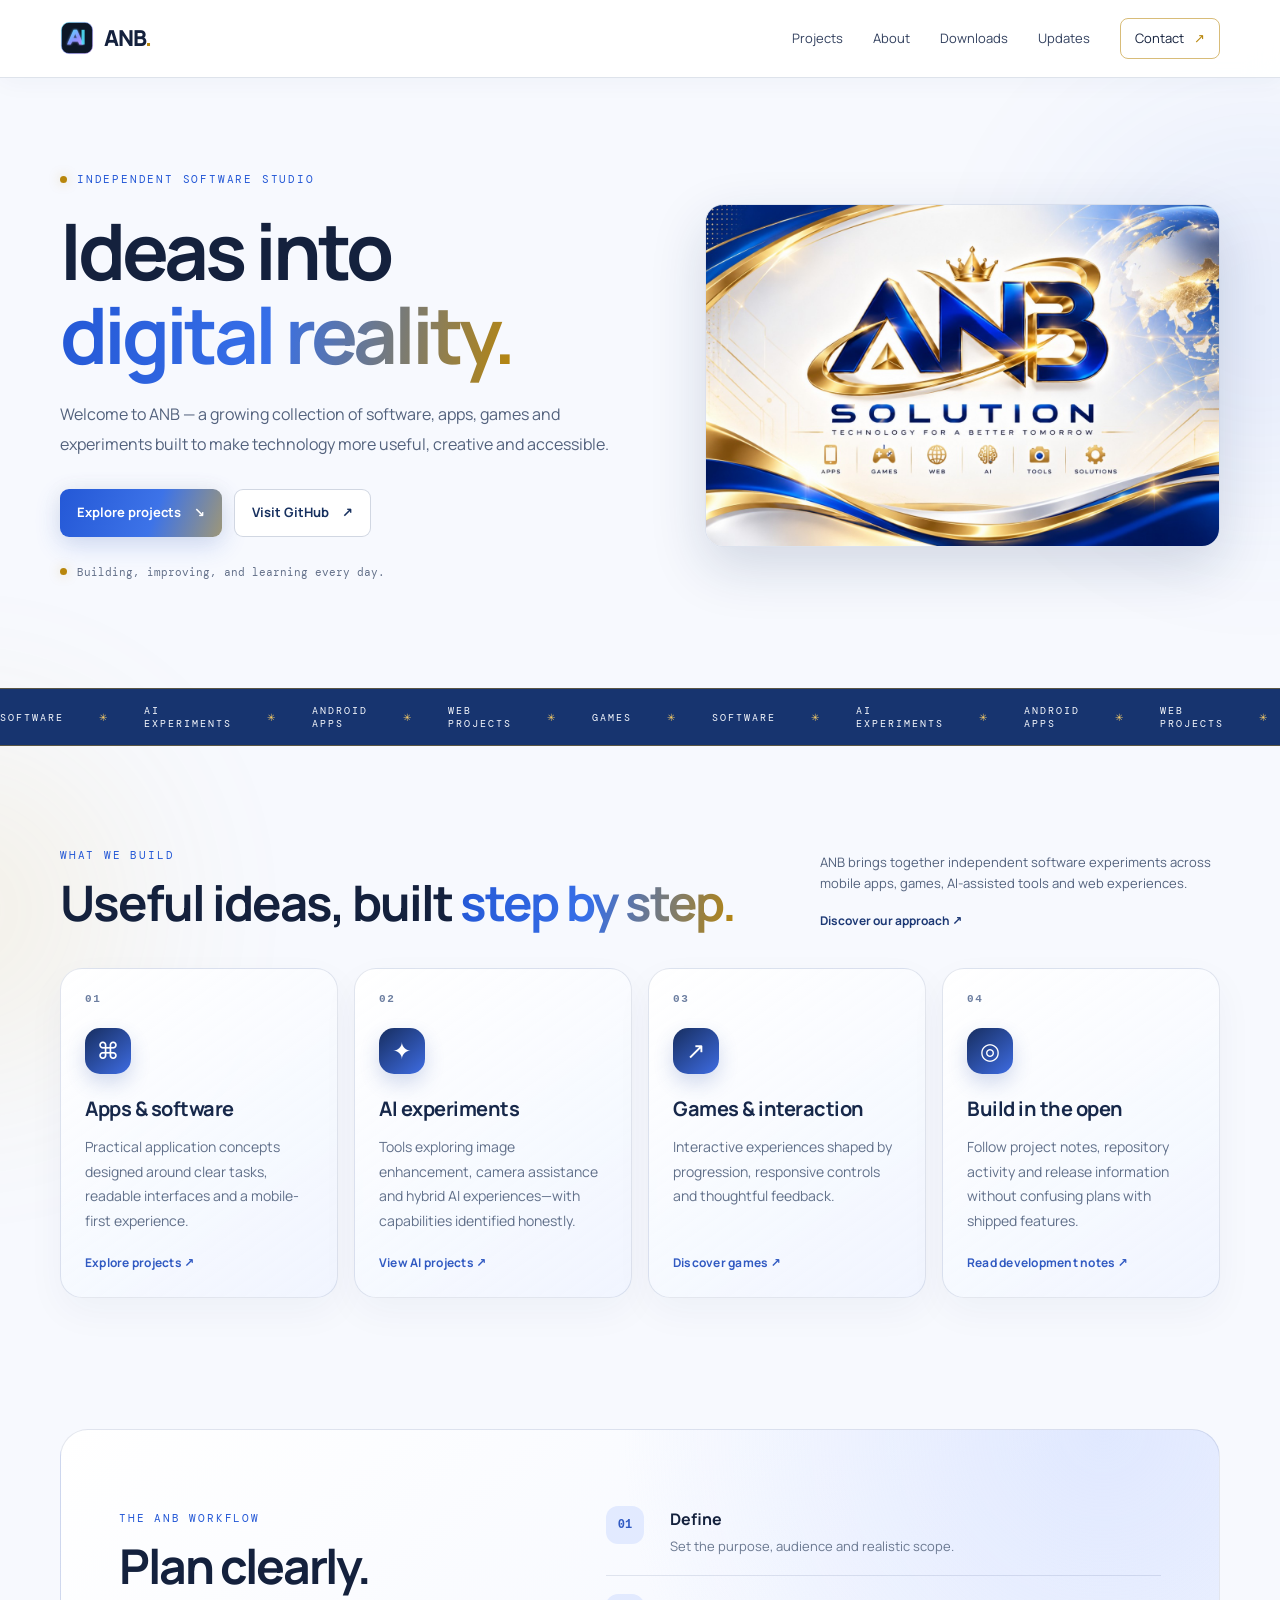
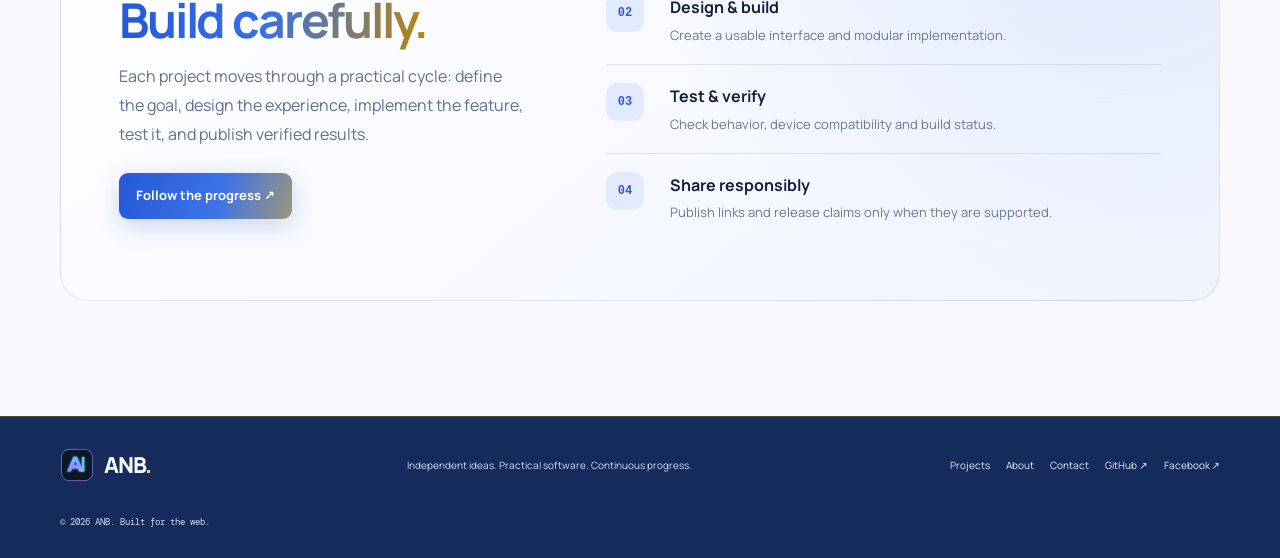
<file: index.html>
<!doctype html>
<html lang="en">
<head>
  <meta charset="utf-8">
  <meta name="viewport" content="width=device-width, initial-scale=1">
  <meta name="theme-color" content="#F7F9FE">
  <meta name="description" content="Explore ANB software, Android apps, games and AI experiments. Discover projects, development updates and verified releases.">
  <meta name="robots" content="index,follow">
  <link rel="canonical" href="https://anbsolution.github.io/anb-official-website/">
  <meta property="og:type" content="website">
  <meta property="og:site_name" content="ANB">
  <meta property="og:title" content="ANB — Ideas into digital reality">
  <meta property="og:description" content="Independent software, apps, games and AI experiments built with curiosity.">
  <meta property="og:url" content="https://anbsolution.github.io/anb-official-website/">
  <meta property="og:image" content="https://anbsolution.github.io/anb-official-website/assets/anb-mark.svg">
  <meta name="twitter:card" content="summary">
  <meta name="twitter:title" content="ANB — Ideas into digital reality">
  <meta name="twitter:description" content="Independent software, apps, games and AI experiments built with curiosity.">
  <title>ANB — Independent Software Studio | Apps, Games & AI</title>
  <link rel="icon" href="assets/anb-mark.svg" type="image/svg+xml">
  <link rel="stylesheet" href="styles.css">
  <script defer src="script.js"></script>
  <script type="application/ld+json">
  {
    "@context": "https://schema.org",
    "@type": "Organization",
    "name": "ANB",
    "url": "https://anbsolution.github.io/anb-official-website/",
    "logo": "https://anbsolution.github.io/anb-official-website/assets/anb-mark.svg",
    "sameAs": ["https://github.com/anbsolution"]
  }
  </script>
</head>
<body>
  <a class="skip-link" href="#main-content">Skip to content</a>
  <div class="ambient ambient-one" aria-hidden="true"></div>
  <div class="ambient ambient-two" aria-hidden="true"></div>
  <header class="site-header">
    <a class="brand" href="index.html" aria-label="ANB home"><img src="assets/anb-mark.svg" alt=""><span>ANB<span class="brand-dot">.</span></span></a>
    <button class="menu-toggle" type="button" aria-label="Open navigation menu" aria-controls="primary-navigation" aria-expanded="false">☰</button>
    <nav class="nav" id="primary-navigation" aria-label="Main navigation">
      <a href="projects.html">Projects</a><a href="about.html">About</a><a href="downloads.html">Downloads</a><a href="updates.html">Updates</a><a class="nav-cta" href="contact.html">Contact <span>↗</span></a>
    </nav>
  </header>

  <main id="main-content">
    <section class="hero section-wrap" id="home">
      <div class="hero-copy reveal">
        <div class="eyebrow"><span class="pulse"></span> INDEPENDENT SOFTWARE STUDIO</div>
        <h1>Ideas into<br><span class="gradient-text">digital reality.</span></h1>
        <p class="hero-description">Welcome to ANB — a growing collection of software, apps, games and experiments built to make technology more useful, creative and accessible.</p>
        <div class="hero-actions"><a class="button button-primary" href="projects.html">Explore projects <span>↘</span></a><a class="button button-ghost" href="https://github.com/anbsolution" target="_blank" rel="noopener noreferrer">Visit GitHub <span>↗</span></a></div>
        <div class="hero-note"><span class="status-dot"></span> Building, improving, and learning every day.</div>
      </div>
      <div class="hero-visual reveal hero-banner-wrap">
        <img class="hero-banner-image" src="assets/anb-solution-banner.png" alt="ANB Solution — Technology for a Better Tomorrow, featuring apps, games, web, AI, tools and solutions.">
      </div>
    </section>

    <section class="ticker" aria-label="Areas of work"><div class="ticker-track"><span>SOFTWARE</span><i>✳</i><span>AI EXPERIMENTS</span><i>✳</i><span>ANDROID APPS</span><i>✳</i><span>WEB PROJECTS</span><i>✳</i><span>GAMES</span><i>✳</i><span>SOFTWARE</span><i>✳</i><span>AI EXPERIMENTS</span><i>✳</i><span>ANDROID APPS</span><i>✳</i><span>WEB PROJECTS</span><i>✳</i><span>GAMES</span></div></section>


    <section class="section-wrap section-block studio-overview" aria-labelledby="studio-overview-title">
      <div class="section-heading reveal"><div><div class="eyebrow">WHAT WE BUILD</div><h2 id="studio-overview-title">Useful ideas, built <span class="gradient-text">step by step.</span></h2></div><div class="heading-side"><p>ANB brings together independent software experiments across mobile apps, games, AI-assisted tools and web experiences.</p><a class="text-link" href="about.html">Discover our approach ↗</a></div></div>
      <div class="capability-grid">
        <a class="capability-card reveal" href="projects.html"><span class="capability-number">01</span><span class="capability-icon">⌘</span><h3>Apps & software</h3><p>Practical application concepts designed around clear tasks, readable interfaces and a mobile-first experience.</p><span class="capability-link">Explore projects ↗</span></a>
        <a class="capability-card reveal" href="projects.html"><span class="capability-number">02</span><span class="capability-icon">✦</span><h3>AI experiments</h3><p>Tools exploring image enhancement, camera assistance and hybrid AI experiences—with capabilities identified honestly.</p><span class="capability-link">View AI projects ↗</span></a>
        <a class="capability-card reveal" href="projects.html"><span class="capability-number">03</span><span class="capability-icon">↗</span><h3>Games & interaction</h3><p>Interactive experiences shaped by progression, responsive controls and thoughtful feedback.</p><span class="capability-link">Discover games ↗</span></a>
        <a class="capability-card reveal" href="updates.html"><span class="capability-number">04</span><span class="capability-icon">◎</span><h3>Build in the open</h3><p>Follow project notes, repository activity and release information without confusing plans with shipped features.</p><span class="capability-link">Read development notes ↗</span></a>
      </div>
    </section>
    <section class="section-wrap section-block process-band"><div class="process-copy"><div class="eyebrow">THE ANB WORKFLOW</div><h2>Plan clearly.<br><span class="gradient-text">Build carefully.</span></h2><p>Each project moves through a practical cycle: define the goal, design the experience, implement the feature, test it, and publish verified results.</p><a class="button button-primary" href="updates.html">Follow the progress ↗</a></div><div class="process-steps"><div><span>01</span><section><h3>Define</h3><p>Set the purpose, audience and realistic scope.</p></section></div><div><span>02</span><section><h3>Design & build</h3><p>Create a usable interface and modular implementation.</p></section></div><div><span>03</span><section><h3>Test & verify</h3><p>Check behavior, device compatibility and build status.</p></section></div><div><span>04</span><section><h3>Share responsibly</h3><p>Publish links and release claims only when they are supported.</p></section></div></div></section>
    </main>

  <footer class="site-footer"><a class="brand" href="index.html"><img src="assets/anb-mark.svg" alt=""><span>ANB<span class="brand-dot">.</span></span></a><p>Independent ideas. Practical software. Continuous progress.</p><div class="footer-links"><a href="projects.html">Projects</a><a href="about.html">About</a><a href="contact.html">Contact</a><a href="https://github.com/anbsolution" target="_blank" rel="noopener noreferrer">GitHub ↗</a><a href="https://www.facebook.com/share/19YxPoAs77/" target="_blank" rel="noopener noreferrer">Facebook ↗</a></div><small>© <span id="year"></span> ANB. Built for the web.</small></footer>
  <button class="back-to-top" type="button" aria-label="Back to top" title="Back to top">↑</button>
</body>
</html>
</file>
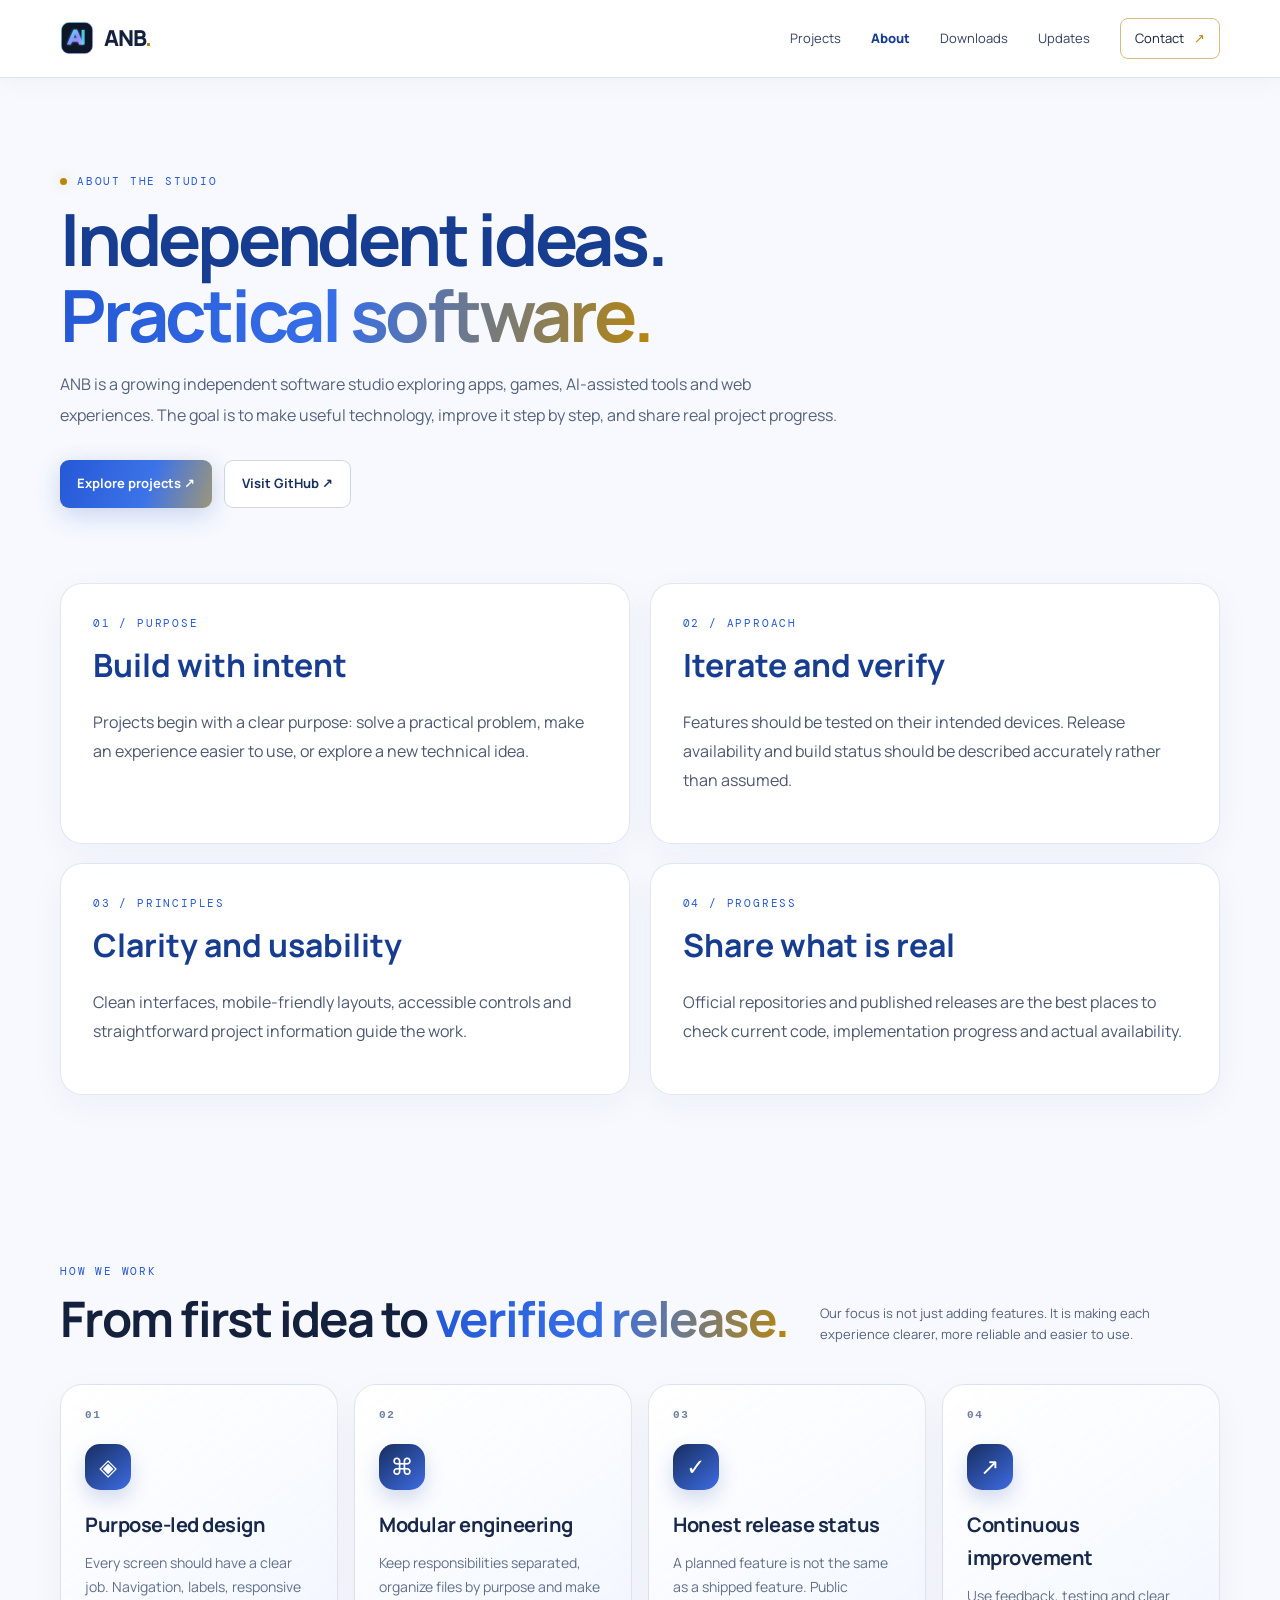
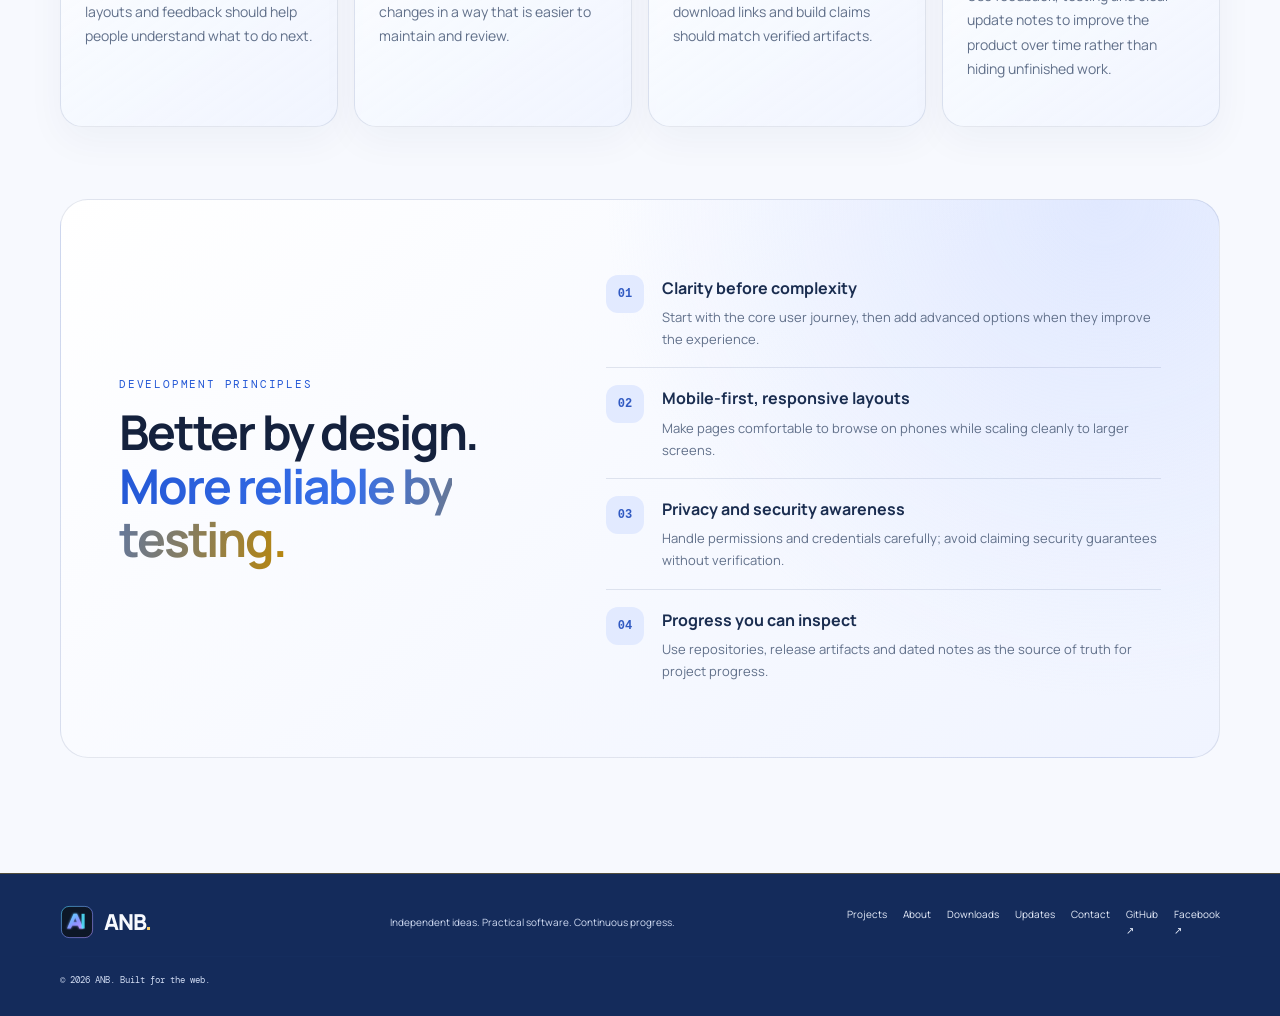
<file: about.html>
<!doctype html>
<html lang="en">
<head>
  <meta charset="utf-8">
  <meta name="viewport" content="width=device-width, initial-scale=1">
  <meta name="theme-color" content="#F7F9FE">
  <meta name="description" content="Learn about ANB, an independent software studio building apps, games and digital experiments.">
  <link rel="icon" href="assets/anb-mark.svg" type="image/svg+xml">
  <link rel="stylesheet" href="styles.css">
  <title>About ANB — ANB</title>
  <script defer src="script.js"></script>
</head>
<body>
  <a class="skip-link" href="#main-content">Skip to content</a>
  <header class="site-header">
    <a class="brand" href="index.html" aria-label="ANB home"><img src="assets/anb-mark.svg" alt=""><span>ANB<span class="brand-dot">.</span></span></a>
    <button class="menu-toggle" type="button" aria-label="Open navigation menu" aria-controls="primary-navigation" aria-expanded="false">☰</button>
    <nav class="nav" id="primary-navigation" aria-label="Main navigation"><a href="projects.html">Projects</a><a href="about.html" aria-current="page">About</a><a href="downloads.html">Downloads</a><a href="updates.html">Updates</a><a href="contact.html" class="nav-cta">Contact <span>↗</span></a></nav>
  </header>
  <main id="main-content" class="page-main">
<section class="section-wrap page-intro"><div class="eyebrow"><span class="pulse"></span> ABOUT THE STUDIO</div><h1>Independent ideas.<br><span class="gradient-text">Practical software.</span></h1><p class="hero-description">ANB is a growing independent software studio exploring apps, games, AI-assisted tools and web experiences. The goal is to make useful technology, improve it step by step, and share real project progress.</p><div class="hero-actions"><a class="button button-primary" href="projects.html">Explore projects ↗</a><a class="button button-ghost" href="https://github.com/anbsolution" target="_blank" rel="noopener noreferrer">Visit GitHub ↗</a></div></section>
<section class="section-wrap section-block page-section"><div class="page-info-grid">
<article class="detail-info-panel"><div class="eyebrow">01 / PURPOSE</div><h2>Build with intent</h2><p>Projects begin with a clear purpose: solve a practical problem, make an experience easier to use, or explore a new technical idea.</p></article>
<article class="detail-info-panel"><div class="eyebrow">02 / APPROACH</div><h2>Iterate and verify</h2><p>Features should be tested on their intended devices. Release availability and build status should be described accurately rather than assumed.</p></article>
<article class="detail-info-panel"><div class="eyebrow">03 / PRINCIPLES</div><h2>Clarity and usability</h2><p>Clean interfaces, mobile-friendly layouts, accessible controls and straightforward project information guide the work.</p></article>
<article class="detail-info-panel"><div class="eyebrow">04 / PROGRESS</div><h2>Share what is real</h2><p>Official repositories and published releases are the best places to check current code, implementation progress and actual availability.</p></article>
</div></section>
<section class="section-wrap section-block"><div class="section-heading reveal"><div><div class="eyebrow">HOW WE WORK</div><h2>From first idea to <span class="gradient-text">verified release.</span></h2></div><div class="heading-side"><p>Our focus is not just adding features. It is making each experience clearer, more reliable and easier to use.</p></div></div><div class="capability-grid about-capabilities">
<article class="capability-card reveal"><span class="capability-number">01</span><span class="capability-icon">◈</span><h3>Purpose-led design</h3><p>Every screen should have a clear job. Navigation, labels, responsive layouts and feedback should help people understand what to do next.</p></article>
<article class="capability-card reveal"><span class="capability-number">02</span><span class="capability-icon">⌘</span><h3>Modular engineering</h3><p>Keep responsibilities separated, organize files by purpose and make changes in a way that is easier to maintain and review.</p></article>
<article class="capability-card reveal"><span class="capability-number">03</span><span class="capability-icon">✓</span><h3>Honest release status</h3><p>A planned feature is not the same as a shipped feature. Public download links and build claims should match verified artifacts.</p></article>
<article class="capability-card reveal"><span class="capability-number">04</span><span class="capability-icon">↗</span><h3>Continuous improvement</h3><p>Use feedback, testing and clear update notes to improve the product over time rather than hiding unfinished work.</p></article>
</div></section>
<section class="section-wrap section-block roadmap-band"><div><div class="eyebrow">DEVELOPMENT PRINCIPLES</div><h2>Better by design.<br><span class="gradient-text">More reliable by testing.</span></h2></div><ul class="roadmap-list"><li><span>01</span><div><b>Clarity before complexity</b><p>Start with the core user journey, then add advanced options when they improve the experience.</p></div></li><li><span>02</span><div><b>Mobile-first, responsive layouts</b><p>Make pages comfortable to browse on phones while scaling cleanly to larger screens.</p></div></li><li><span>03</span><div><b>Privacy and security awareness</b><p>Handle permissions and credentials carefully; avoid claiming security guarantees without verification.</p></div></li><li><span>04</span><div><b>Progress you can inspect</b><p>Use repositories, release artifacts and dated notes as the source of truth for project progress.</p></div></li></ul></section>
</main>
  <footer class="site-footer"><a class="brand" href="index.html"><img src="assets/anb-mark.svg" alt=""><span>ANB<span class="brand-dot">.</span></span></a><p>Independent ideas. Practical software. Continuous progress.</p><div class="footer-links"><a href="projects.html">Projects</a><a href="about.html">About</a><a href="downloads.html">Downloads</a><a href="updates.html">Updates</a><a href="contact.html">Contact</a><a href="https://github.com/anbsolution" target="_blank" rel="noopener noreferrer">GitHub ↗</a><a href="https://www.facebook.com/share/19YxPoAs77/" target="_blank" rel="noopener noreferrer">Facebook ↗</a></div><small>© <span id="year"></span> ANB. Built for the web.</small></footer><button class="back-to-top" type="button" aria-label="Back to top" title="Back to top">↑</button>
</body>
</html>
</file>
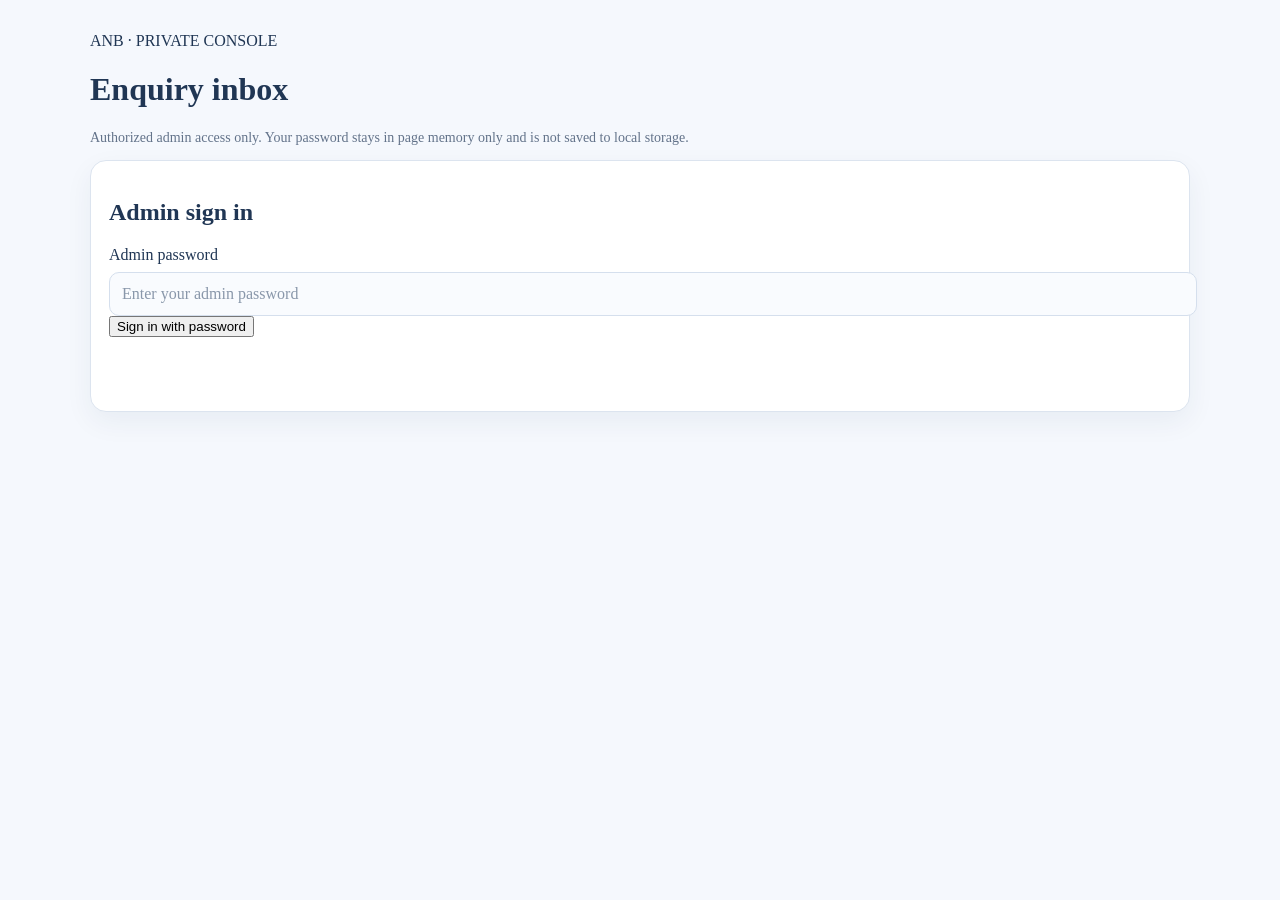
<file: admin.html>
<!doctype html>
<html lang="en">
<head>
<meta charset="utf-8"><meta name="viewport" content="width=device-width,initial-scale=1">
<meta name="robots" content="noindex,nofollow"><meta name="theme-color" content="#f5f8fd">
<title>ANB Private Enquiry Inbox</title><link rel="stylesheet" href="enquiry.css">
<style>
:root{color-scheme:light}body{background:#f5f8fd;color:#203654}.admin-wrap{width:min(1100px,100%);margin:auto;padding:24px 16px 60px}.admin-card,.enquiry-record{background:#fff;border:1px solid #dce4ef;border-radius:16px;padding:18px;margin:14px 0;box-shadow:0 10px 28px rgba(25,48,85,.06)}.admin-wrap input,.admin-wrap select{width:100%;padding:12px;border:1px solid #d5dfed;border-radius:10px;background:#f9fbfe;color:#1b2b43}.admin-wrap button{cursor:pointer}.admin-row{display:flex;gap:10px;flex-wrap:wrap}.admin-row>*{flex:1;min-width:140px}.admin-message{white-space:pre-wrap;overflow-wrap:anywhere}.admin-meta,.admin-small{color:#63738a;font-size:14px}.admin-status{min-height:24px;color:#26764b}.admin-status.error{color:#b42332}.admin-record-top{display:flex;justify-content:space-between;gap:8px;flex-wrap:wrap}@media(max-width:560px){.admin-card,.enquiry-record{padding:14px}}
</style>
<script defer src="enquiry-config.js?v=20261022-3"></script><script defer src="admin.js?v=20261022-3"></script>
</head>
<body><main class="admin-wrap">
<div class="eyebrow">ANB · PRIVATE CONSOLE</div><h1>Enquiry inbox</h1>
<p class="admin-small">Authorized admin access only. Your password stays in page memory only and is not saved to local storage.</p>
<section id="admin-login" class="admin-card"><h2>Admin sign in</h2>
<label class="enquiry-field">Admin password<input id="admin-password" type="password" autocomplete="current-password" required placeholder="Enter your admin password"></label>
<button id="admin-signin" class="button button-primary" type="button" onclick="document.getElementById('admin-login-status').textContent='Button tapped. Waiting for the sign-in script…';">Sign in with password</button>
<p id="admin-login-status" class="admin-status" role="status" aria-live="polite"></p></section>
<section id="admin-dashboard" class="admin-card" hidden>
<div class="admin-row"><div><span class="admin-small">TOTAL</span><h2 id="stat-total">0</h2></div><div><span class="admin-small">NEW</span><h2 id="stat-new">0</h2></div><div><span class="admin-small">RESOLVED</span><h2 id="stat-resolved">0</h2></div></div>
<div class="admin-row"><input id="admin-search" type="search" placeholder="Search enquiries"><select id="admin-filter"><option value="">All statuses</option><option>New</option><option>In Progress</option><option>Resolved</option></select><button id="admin-refresh" class="button button-primary" type="button">Refresh</button><button id="admin-logout" class="button button-ghost" type="button">Log out</button></div>
<p id="admin-status" class="admin-status" role="status" aria-live="polite"></p><div id="admin-list"></div></section>
</main></body></html>
</file>
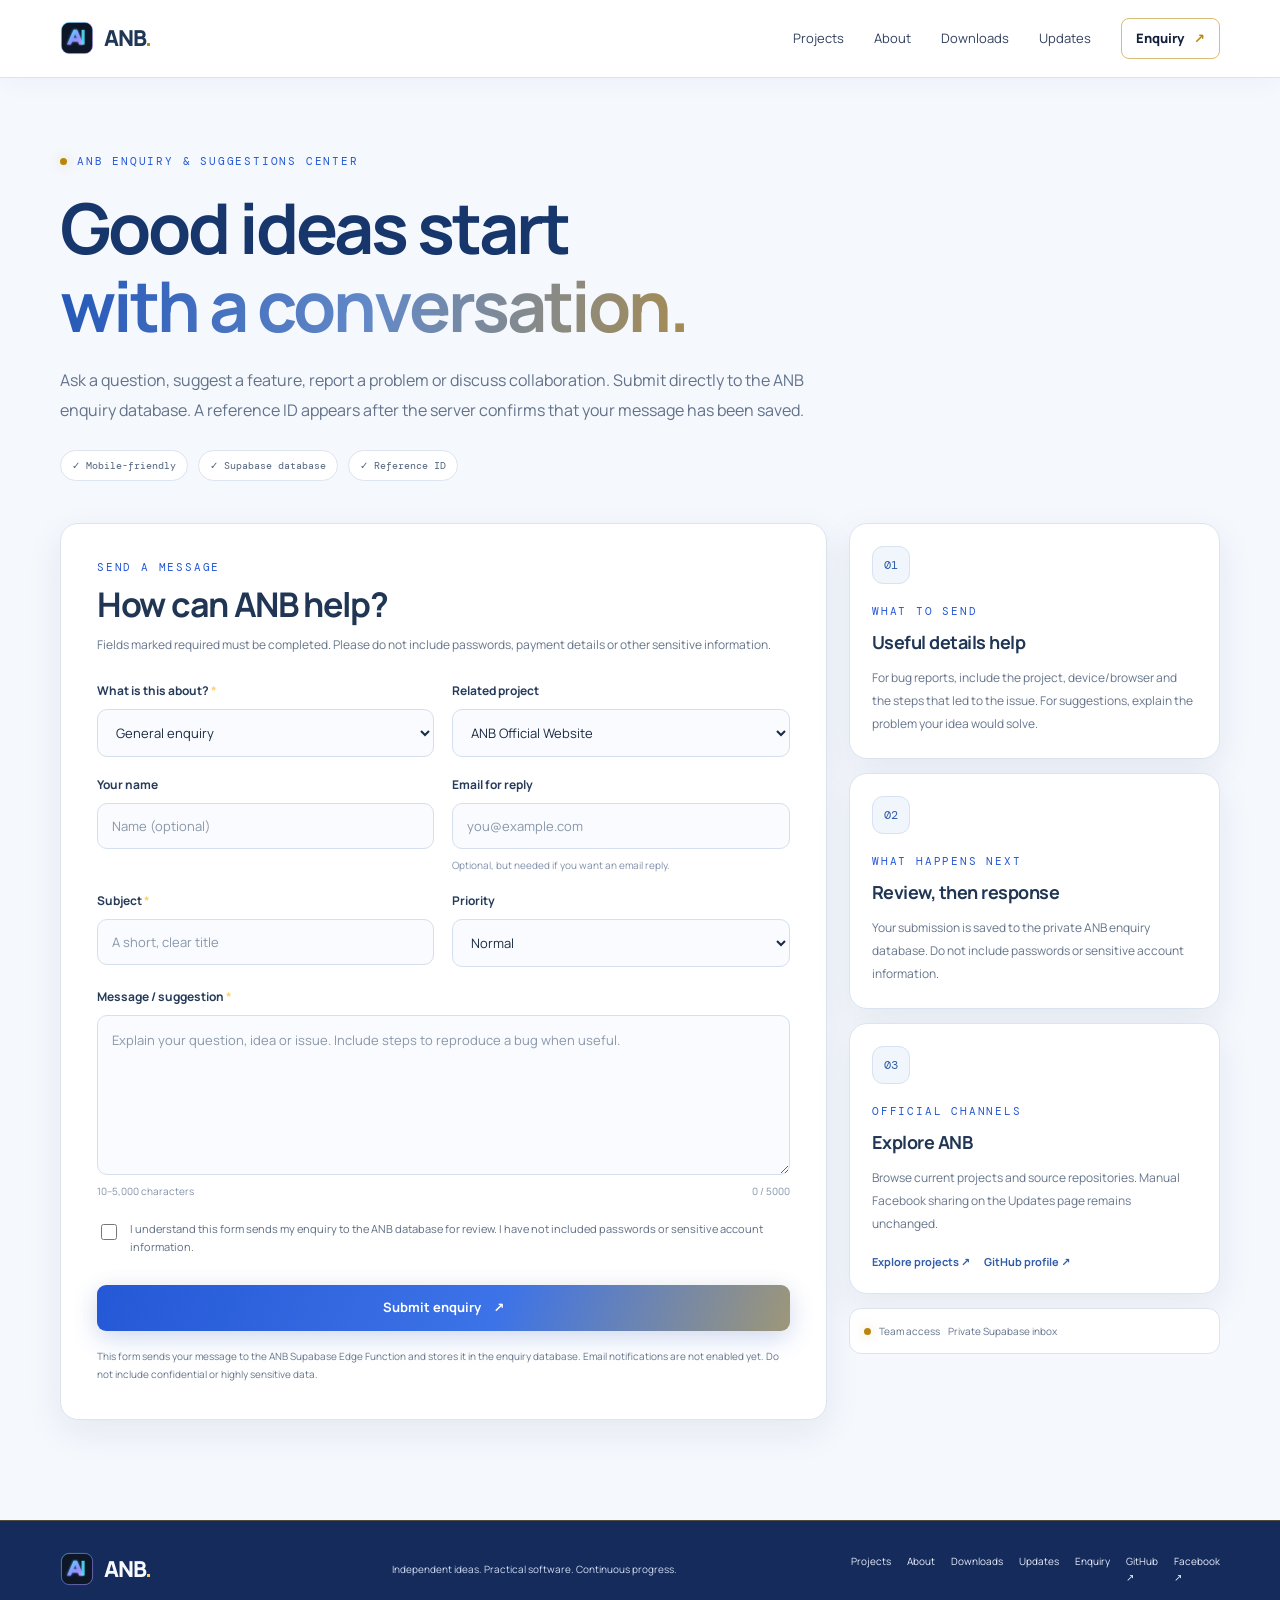
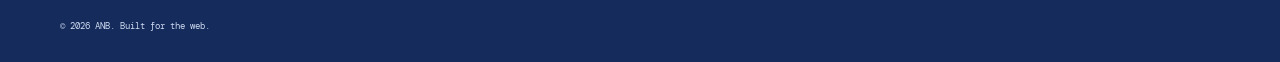
<file: contact.html>
<!doctype html>
<html lang="en">
<head>
  <meta charset="utf-8">
  <meta name="viewport" content="width=device-width, initial-scale=1">
  <meta name="theme-color" content="#060A14">
  <meta name="description" content="Contact ANB, submit a project enquiry, report an issue or share a feature suggestion.">
  <link rel="icon" href="assets/anb-mark.svg" type="image/svg+xml">
  <link rel="stylesheet" href="styles.css">
  <link rel="stylesheet" href="enquiry.css">
  <title>Enquiry & Suggestions — ANB</title>
  <script defer src="script.js"></script>
  <script src="enquiry-config.js"></script>
  <script type="module" src="enquiry.js"></script>
</head>
<body>
  <a class="skip-link" href="#main-content">Skip to content</a>
  <header class="site-header">
    <a class="brand" href="index.html" aria-label="ANB home"><img src="assets/anb-mark.svg" alt=""><span>ANB<span class="brand-dot">.</span></span></a>
    <button class="menu-toggle" type="button" aria-label="Open navigation menu" aria-controls="primary-navigation" aria-expanded="false">☰</button>
    <nav class="nav" id="primary-navigation" aria-label="Main navigation"><a href="projects.html">Projects</a><a href="about.html">About</a><a href="downloads.html">Downloads</a><a href="updates.html">Updates</a><a href="contact.html" class="nav-cta" aria-current="page">Enquiry <span>↗</span></a></nav>
  </header>
  <main id="main-content" class="page-main">
    <section class="section-wrap page-intro enquiry-intro">
      <div class="eyebrow"><span class="pulse"></span> ANB ENQUIRY & SUGGESTIONS CENTER</div>
      <h1>Good ideas start<br><span class="gradient-text">with a conversation.</span></h1>
      <p class="hero-description">Ask a question, suggest a feature, report a problem or discuss collaboration. Submit directly to the ANB enquiry database. A reference ID appears after the server confirms that your message has been saved.</p>
      <div class="enquiry-trust-row"><span>✓ Mobile-friendly</span><span>✓ Supabase database</span><span>✓ Reference ID</span></div>
    </section>
    <section class="section-wrap enquiry-layout" aria-label="Enquiry form and information">
      <div class="enquiry-form-panel">
        <div class="enquiry-panel-heading"><div class="eyebrow">SEND A MESSAGE</div><h2>How can ANB help?</h2><p>Fields marked required must be completed. Please do not include passwords, payment details or other sensitive information.</p></div>
        <form id="enquiry-form" novalidate>
          <div class="enquiry-field-grid">
            <div class="enquiry-field"><label for="enquiry-type">What is this about? <span>*</span></label><select id="enquiry-type" name="type" required><option value="Enquiry">General enquiry</option><option value="Suggestion">Suggestion / feature request</option><option value="Bug report">Bug report</option><option value="Collaboration">Business / collaboration</option><option value="Support">Technical support</option><option value="Other">Other</option></select></div>
            <div class="enquiry-field"><label for="enquiry-project">Related project</label><select id="enquiry-project" name="project"><option>ANB Official Website</option><option>Arrow Puzzle ULTRA Pro</option><option>Smart Enhancer Ultra 4K</option><option>ANB AI Camera</option><option>ANB Chat</option><option>ANB OS</option><option>ANB AI</option><option>General / Other</option></select></div>
            <div class="enquiry-field"><label for="enquiry-name">Your name</label><input id="enquiry-name" name="name" autocomplete="name" maxlength="80" placeholder="Name (optional)"></div>
            <div class="enquiry-field"><label for="enquiry-email">Email for reply</label><input id="enquiry-email" name="email" type="email" autocomplete="email" maxlength="254" placeholder="you@example.com"><small>Optional, but needed if you want an email reply.</small></div>
            <div class="enquiry-field"><label for="enquiry-subject">Subject <span>*</span></label><input id="enquiry-subject" name="subject" required maxlength="120" placeholder="A short, clear title"></div>
            <div class="enquiry-field"><label for="enquiry-priority">Priority</label><select id="enquiry-priority" name="priority"><option value="Normal">Normal</option><option value="Low">Low</option><option value="High">High</option></select></div>
          </div>
          <div class="enquiry-field enquiry-message-field"><label for="enquiry-message">Message / suggestion <span>*</span></label><textarea id="enquiry-message" name="message" required minlength="10" maxlength="5000" rows="6" placeholder="Explain your question, idea or issue. Include steps to reproduce a bug when useful."></textarea><div class="enquiry-field-foot"><small>10–5,000 characters</small><small id="message-count">0 / 5000</small></div></div>
          <div class="enquiry-honeypot" aria-hidden="true"><label for="company-website">Leave this field empty</label><input id="company-website" name="company_website" tabindex="-1" autocomplete="off"></div>
          <label class="enquiry-consent"><input id="enquiry-consent" type="checkbox" required><span>I understand this form sends my enquiry to the ANB database for review. I have not included passwords or sensitive account information.</span></label>
          <div id="enquiry-status" class="enquiry-status" role="status" aria-live="polite"></div>
          <button id="enquiry-submit" class="button button-primary enquiry-submit" type="submit">Submit enquiry <span>↗</span></button>
          <p class="enquiry-privacy-note">This form sends your message to the ANB Supabase Edge Function and stores it in the enquiry database. Email notifications are not enabled yet. Do not include confidential or highly sensitive data.</p>
        </form>
        <section id="enquiry-receipt" class="enquiry-receipt" hidden aria-live="polite"><div class="receipt-check">✓</div><div class="eyebrow">MESSAGE RECEIVED</div><h2>Thanks for reaching out.</h2><p id="receipt-copy">Your message was saved.</p><div class="receipt-reference"><span>REFERENCE ID</span><strong id="receipt-reference-code">ANB-XXXXXXXXXX</strong><button id="copy-reference" type="button" class="button button-ghost">Copy ID</button></div><button id="new-enquiry" type="button" class="button button-primary">Send another message</button></section>
      </div>
      <aside class="enquiry-side">
        <article class="enquiry-side-card"><div class="side-card-icon">01</div><div class="eyebrow">WHAT TO SEND</div><h3>Useful details help</h3><p>For bug reports, include the project, device/browser and the steps that led to the issue. For suggestions, explain the problem your idea would solve.</p></article>
        <article class="enquiry-side-card"><div class="side-card-icon">02</div><div class="eyebrow">WHAT HAPPENS NEXT</div><h3>Review, then response</h3><p>Your submission is saved to the private ANB enquiry database. Do not include passwords or sensitive account information.</p></article>
        <article class="enquiry-side-card"><div class="side-card-icon">03</div><div class="eyebrow">OFFICIAL CHANNELS</div><h3>Explore ANB</h3><p>Browse current projects and source repositories. Manual Facebook sharing on the Updates page remains unchanged.</p><div class="enquiry-side-links"><a class="text-link" href="projects.html">Explore projects ↗</a><a class="text-link" href="https://github.com/anbsolution" target="_blank" rel="noopener noreferrer">GitHub profile ↗</a></div></article>
        <div class="enquiry-admin-link"><span class="status-dot"></span><span>Team access</span><span>Private Supabase inbox</span></div>
      </aside>
    </section>
  </main>
  <footer class="site-footer"><a class="brand" href="index.html"><img src="assets/anb-mark.svg" alt=""><span>ANB<span class="brand-dot">.</span></span></a><p>Independent ideas. Practical software. Continuous progress.</p><div class="footer-links"><a href="projects.html">Projects</a><a href="about.html">About</a><a href="downloads.html">Downloads</a><a href="updates.html">Updates</a><a href="contact.html">Enquiry</a><a href="https://github.com/anbsolution" target="_blank" rel="noopener noreferrer">GitHub ↗</a><a href="https://www.facebook.com/share/19YxPoAs77/" target="_blank" rel="noopener noreferrer">Facebook ↗</a></div><small>© <span id="year"></span> ANB. Built for the web.</small></footer>
  <button class="back-to-top" type="button" aria-label="Back to top" title="Back to top">↑</button>
</body>
</html>
</file>
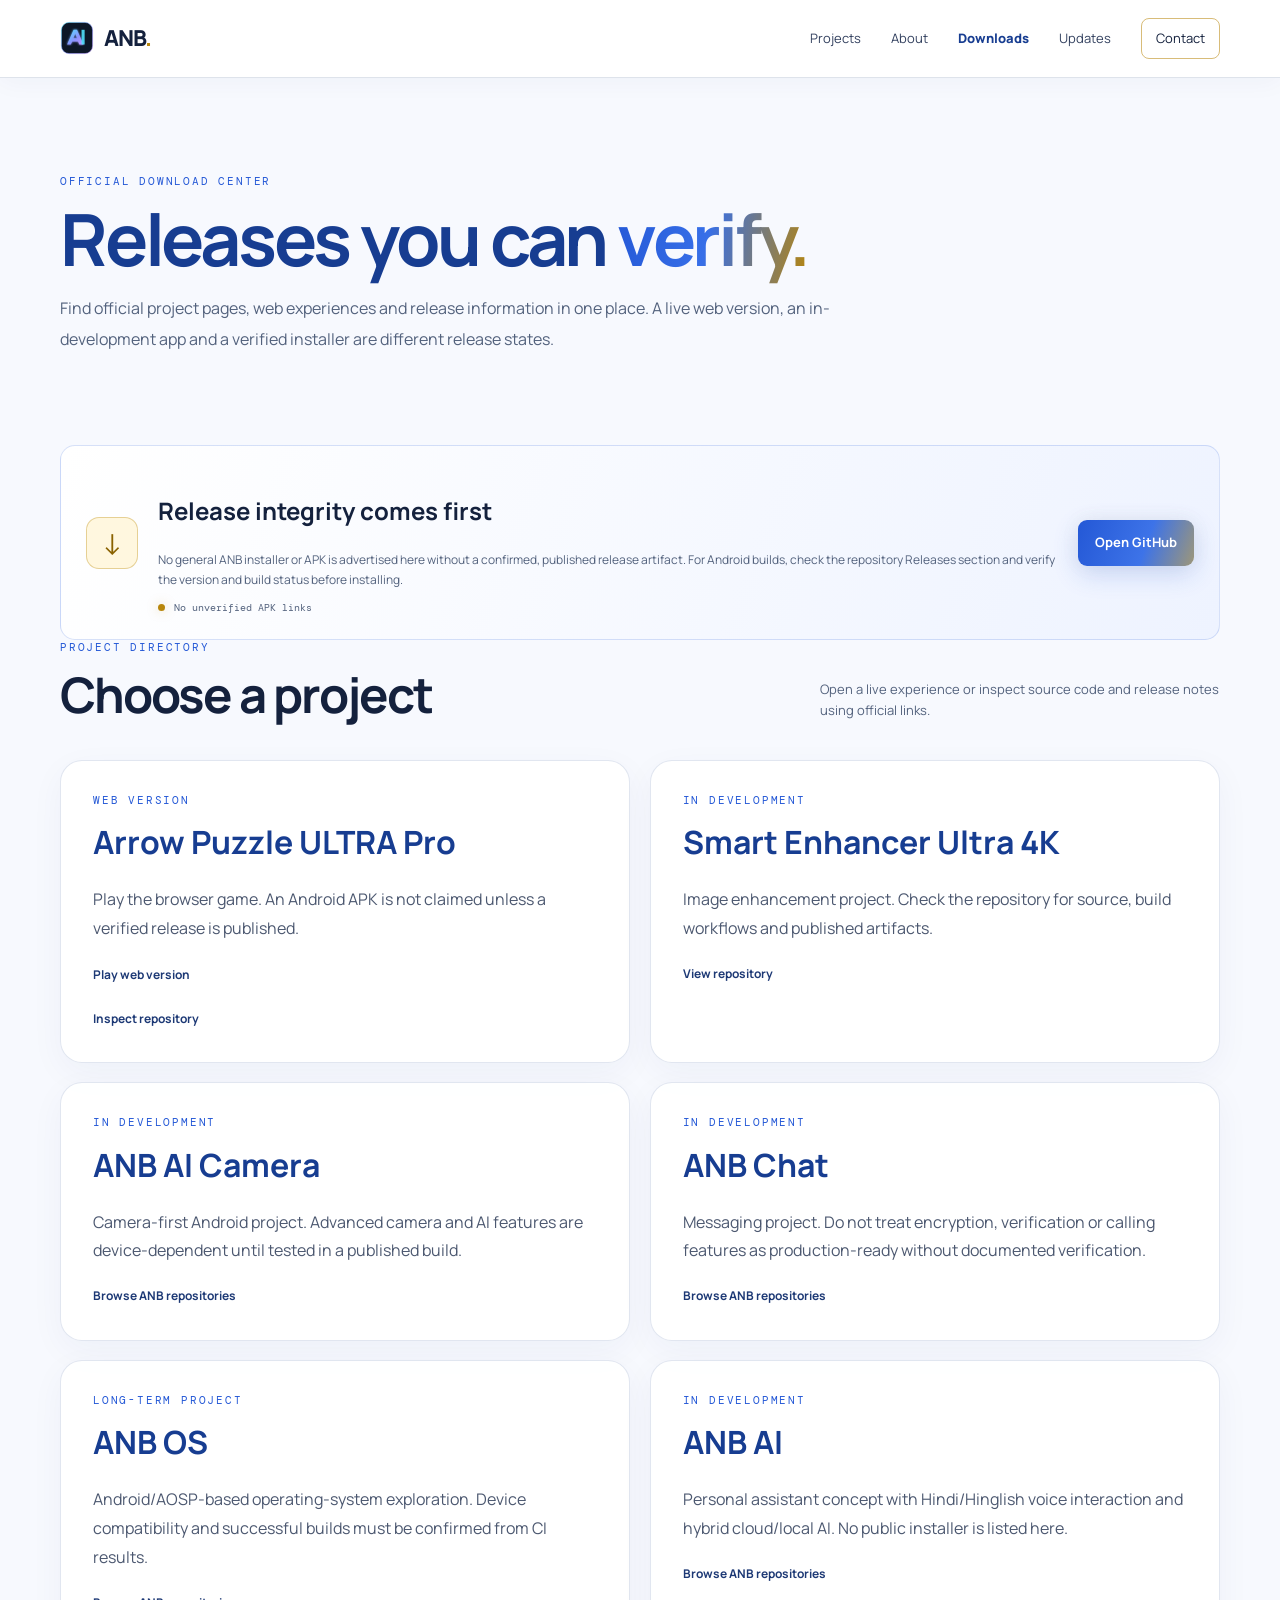
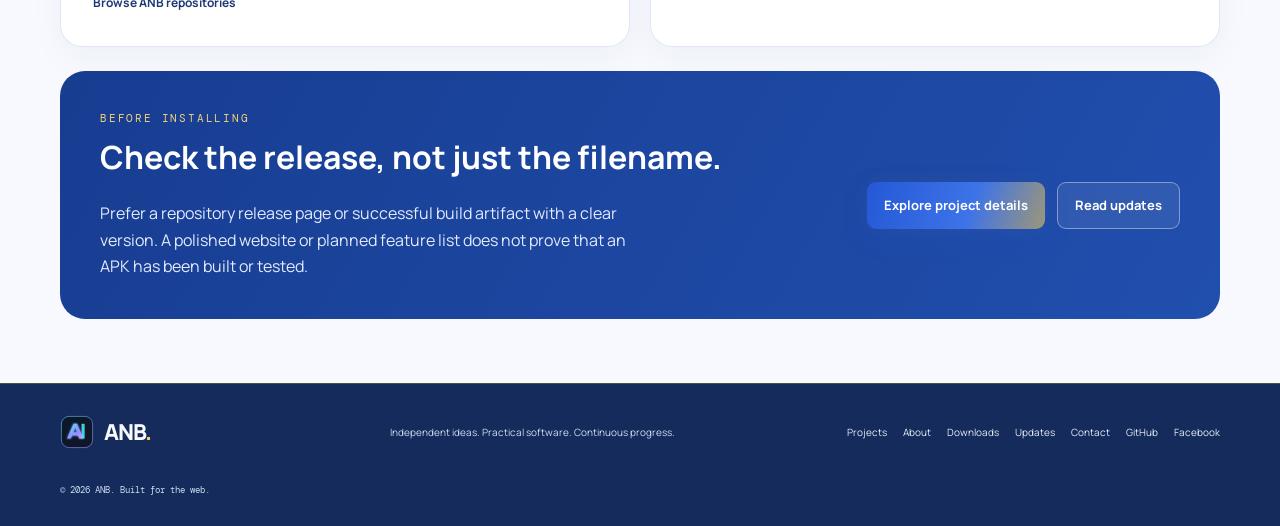
<file: downloads.html>
<!doctype html>
<html lang="en">
<head>
  <meta charset="utf-8"><meta name="viewport" content="width=device-width, initial-scale=1">
  <meta name="theme-color" content="#F7F9FE">
  <meta name="description" content="Official ANB downloads, project links and verified release information.">
  <link rel="icon" href="assets/anb-mark.svg" type="image/svg+xml"><link rel="stylesheet" href="styles.css">
  <title>Downloads & Releases — ANB</title><script defer src="script.js"></script>
</head>
<body>
  <a class="skip-link" href="#main-content">Skip to content</a>
  <header class="site-header"><a class="brand" href="index.html" aria-label="ANB home"><img src="assets/anb-mark.svg" alt=""><span>ANB<span class="brand-dot">.</span></span></a><button class="menu-toggle" type="button" aria-label="Open navigation menu" aria-controls="primary-navigation" aria-expanded="false">Menu</button><nav class="nav" id="primary-navigation" aria-label="Main navigation"><a href="projects.html">Projects</a><a href="about.html">About</a><a href="downloads.html" aria-current="page">Downloads</a><a href="updates.html">Updates</a><a href="contact.html" class="nav-cta">Contact</a></nav></header>
  <main id="main-content" class="page-main">
    <section class="section-wrap page-intro"><div class="eyebrow">OFFICIAL DOWNLOAD CENTER</div><h1>Releases you can <span class="gradient-text">verify.</span></h1><p class="hero-description">Find official project pages, web experiences and release information in one place. A live web version, an in-development app and a verified installer are different release states.</p></section>
    <section class="section-wrap section-block page-section">
      <div class="download-panel reveal"><div class="download-icon">↓</div><div class="download-copy"><h2>Release integrity comes first</h2><p>No general ANB installer or APK is advertised here without a confirmed, published release artifact. For Android builds, check the repository Releases section and verify the version and build status before installing.</p><span class="release-badge"><span class="status-dot"></span> No unverified APK links</span></div><a class="button button-primary" href="https://github.com/anbsolution" target="_blank" rel="noopener noreferrer">Open GitHub</a></div>
      <div class="section-heading downloads-heading"><div><div class="eyebrow">PROJECT DIRECTORY</div><h2>Choose a project</h2></div><div class="heading-side"><p>Open a live experience or inspect source code and release notes using official links.</p></div></div>
      <div class="page-info-grid downloads-project-links">
        <article class="detail-info-panel"><div class="eyebrow">WEB VERSION</div><h2>Arrow Puzzle ULTRA Pro</h2><p>Play the browser game. An Android APK is not claimed unless a verified release is published.</p><p><a class="text-link" href="https://anbsolution.github.io/Arrow-puzzle/" target="_blank" rel="noopener noreferrer">Play web version</a></p><a class="text-link" href="https://github.com/anbsolution/Arrow-puzzle" target="_blank" rel="noopener noreferrer">Inspect repository</a></article>
        <article class="detail-info-panel"><div class="eyebrow">IN DEVELOPMENT</div><h2>Smart Enhancer Ultra 4K</h2><p>Image enhancement project. Check the repository for source, build workflows and published artifacts.</p><a class="text-link" href="https://github.com/anbsolution/Smart-Enhancer-Ultra-4K" target="_blank" rel="noopener noreferrer">View repository</a></article>
        <article class="detail-info-panel"><div class="eyebrow">IN DEVELOPMENT</div><h2>ANB AI Camera</h2><p>Camera-first Android project. Advanced camera and AI features are device-dependent until tested in a published build.</p><a class="text-link" href="https://github.com/anbsolution" target="_blank" rel="noopener noreferrer">Browse ANB repositories</a></article>
        <article class="detail-info-panel"><div class="eyebrow">IN DEVELOPMENT</div><h2>ANB Chat</h2><p>Messaging project. Do not treat encryption, verification or calling features as production-ready without documented verification.</p><a class="text-link" href="https://github.com/anbsolution" target="_blank" rel="noopener noreferrer">Browse ANB repositories</a></article>
        <article class="detail-info-panel"><div class="eyebrow">LONG-TERM PROJECT</div><h2>ANB OS</h2><p>Android/AOSP-based operating-system exploration. Device compatibility and successful builds must be confirmed from CI results.</p><a class="text-link" href="https://github.com/anbsolution" target="_blank" rel="noopener noreferrer">Browse ANB repositories</a></article>
        <article class="detail-info-panel"><div class="eyebrow">IN DEVELOPMENT</div><h2>ANB AI</h2><p>Personal assistant concept with Hindi/Hinglish voice interaction and hybrid cloud/local AI. No public installer is listed here.</p><a class="text-link" href="https://github.com/anbsolution" target="_blank" rel="noopener noreferrer">Browse ANB repositories</a></article>
      </div>
      <div class="detail-bottom-cta downloads-release-note"><div><div class="eyebrow">BEFORE INSTALLING</div><h2>Check the release, not just the filename.</h2><p>Prefer a repository release page or successful build artifact with a clear version. A polished website or planned feature list does not prove that an APK has been built or tested.</p></div><div class="detail-bottom-actions"><a class="button button-primary" href="projects.html">Explore project details</a><a class="button button-ghost" href="updates.html">Read updates</a></div></div>
    </section>
  </main>
  <footer class="site-footer"><a class="brand" href="index.html"><img src="assets/anb-mark.svg" alt=""><span>ANB<span class="brand-dot">.</span></span></a><p>Independent ideas. Practical software. Continuous progress.</p><div class="footer-links"><a href="projects.html">Projects</a><a href="about.html">About</a><a href="downloads.html">Downloads</a><a href="updates.html">Updates</a><a href="contact.html">Contact</a><a href="https://github.com/anbsolution" target="_blank" rel="noopener noreferrer">GitHub</a><a href="https://www.facebook.com/share/19YxPoAs77/" target="_blank" rel="noopener noreferrer">Facebook</a></div><small>© <span id="year"></span> ANB. Built for the web.</small></footer><button class="back-to-top" type="button" aria-label="Back to top" title="Back to top">↑</button>
</body>
</html>
</file>
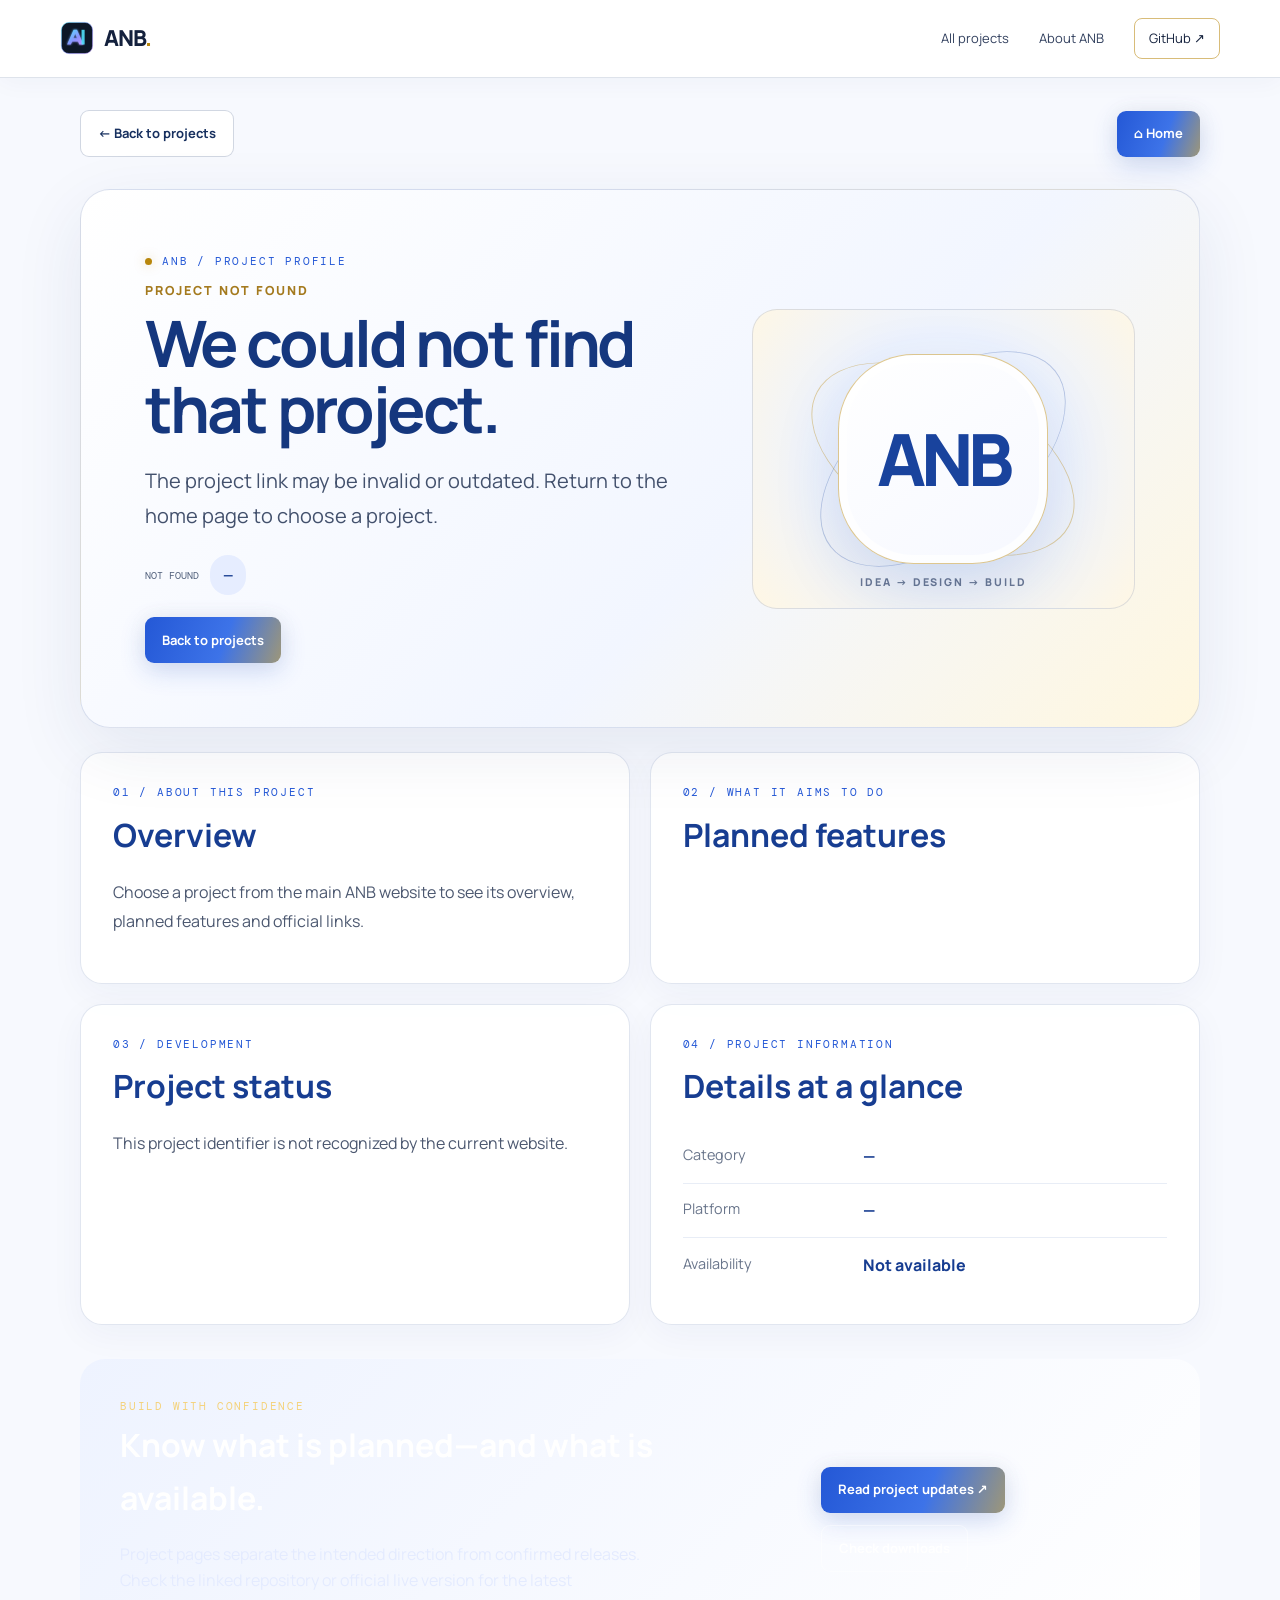
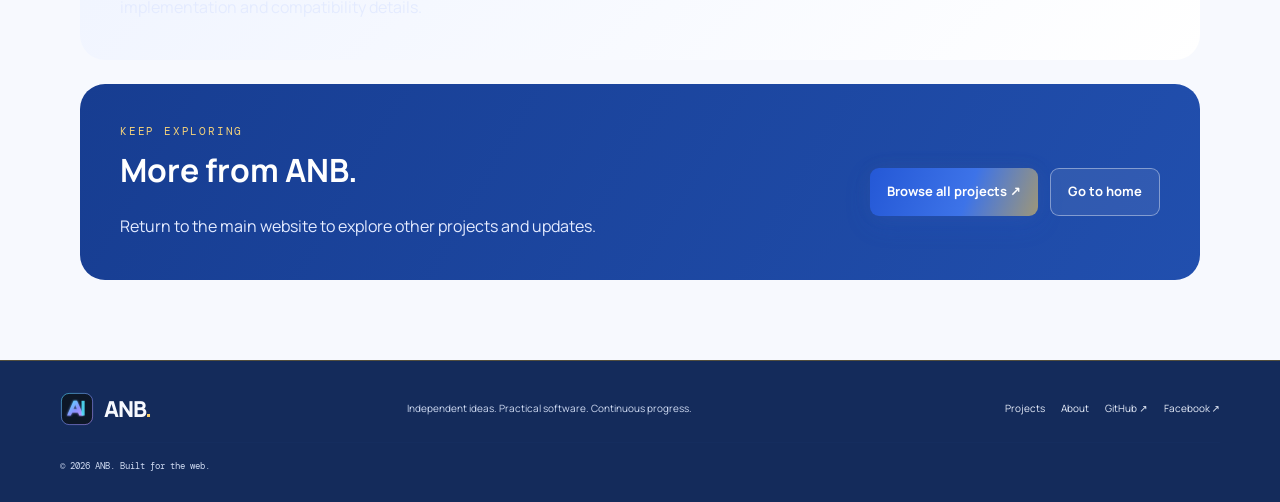
<file: project-details.html>
<!doctype html>
<html lang="en">
<head>
  <meta charset="utf-8">
  <meta name="viewport" content="width=device-width, initial-scale=1">
  <meta name="theme-color" content="#F7F9FE">
  <meta name="description" content="Full project information, overview, features and official links from ANB.">
  <meta name="robots" content="index,follow">
  <link rel="icon" href="assets/anb-mark.svg" type="image/svg+xml">
  <link rel="stylesheet" href="styles.css">
  <title>Project Details — ANB</title>
  <script defer src="project-details.js"></script>
</head>
<body class="detail-page">
  <a class="skip-link" href="#detail-main">Skip to project details</a>
  <header class="site-header detail-header">
    <a class="brand" href="index.html" aria-label="ANB home"><img src="assets/anb-mark.svg" alt=""><span>ANB<span class="brand-dot">.</span></span></a>
    <nav class="nav detail-nav" aria-label="Project navigation">
      <a href="projects.html">All projects</a>
      <a href="about.html">About ANB</a>
      <a class="nav-cta" href="https://github.com/anbsolution" target="_blank" rel="noopener noreferrer">GitHub ↗</a>
    </nav>
  </header>
  <main id="detail-main" class="project-detail-main">
    <div class="detail-top-actions">
      <a class="button button-ghost" href="projects.html">← Back to projects</a>
      <a class="button button-primary" href="index.html">⌂ Home</a>
    </div>
    <section class="detail-hero" aria-labelledby="detail-title">
      <div class="detail-hero-copy">
        <div class="eyebrow"><span class="pulse"></span> ANB / PROJECT PROFILE</div>
        <p id="detail-type" class="detail-type">PROJECT</p>
        <h1 id="detail-title">Loading project…</h1>
        <p id="detail-summary" class="detail-summary">Project information is loading.</p>
        <div class="detail-meta"><span id="detail-status" class="release-badge">Project status</span><span id="detail-platform" class="detail-platform">Platform information</span></div>
        <div id="detail-actions" class="detail-actions"></div>
      </div>
      <div class="detail-art-wrap" aria-hidden="true"><div id="detail-symbol" class="detail-symbol">ANB</div><div class="detail-orbit detail-orbit-one"></div><div class="detail-orbit detail-orbit-two"></div><span class="detail-art-caption">IDEA → DESIGN → BUILD</span></div>
    </section>
    <section class="detail-content-grid">
      <article class="detail-info-panel">
        <div class="eyebrow">01 / ABOUT THIS PROJECT</div>
        <h2>Overview</h2>
        <p id="detail-about"></p>
      </article>
      <article class="detail-info-panel">
        <div class="eyebrow">02 / WHAT IT AIMS TO DO</div>
        <h2>Planned features</h2>
        <ul id="detail-features" class="detail-feature-list"></ul>
      </article>
      <article class="detail-info-panel">
        <div class="eyebrow">03 / DEVELOPMENT</div>
        <h2>Project status</h2>
        <p id="detail-development"></p>
      </article>
      <article class="detail-info-panel">
        <div class="eyebrow">04 / PROJECT INFORMATION</div>
        <h2>Details at a glance</h2>
        <dl class="detail-facts">
          <div><dt>Category</dt><dd id="detail-category"></dd></div>
          <div><dt>Platform</dt><dd id="detail-fact-platform"></dd></div>
          <div><dt>Availability</dt><dd id="detail-availability"></dd></div>
        </dl>
      </article>
    </section>

    <section class="detail-bottom-cta detail-roadmap-note"><div><div class="eyebrow">BUILD WITH CONFIDENCE</div><h2>Know what is planned—and what is available.</h2><p>Project pages separate the intended direction from confirmed releases. Check the linked repository or official live version for the latest implementation and compatibility details.</p></div><div class="detail-bottom-actions"><a class="button button-primary" href="updates.html">Read project updates ↗</a><a class="button button-ghost" href="downloads.html">Check downloads</a></div></section>
    <section class="detail-bottom-cta">
      <div><div class="eyebrow">KEEP EXPLORING</div><h2>More from ANB.</h2><p>Return to the main website to explore other projects and updates.</p></div>
      <div class="detail-bottom-actions"><a class="button button-primary" href="projects.html">Browse all projects ↗</a><a class="button button-ghost" href="index.html">Go to home</a></div>
    </section>
  </main>
  <footer class="site-footer"><a class="brand" href="index.html"><img src="assets/anb-mark.svg" alt=""><span>ANB<span class="brand-dot">.</span></span></a><p>Independent ideas. Practical software. Continuous progress.</p><div class="footer-links"><a href="projects.html">Projects</a><a href="about.html">About</a><a href="https://github.com/anbsolution" target="_blank" rel="noopener noreferrer">GitHub ↗</a><a href="https://www.facebook.com/share/19YxPoAs77/" target="_blank" rel="noopener noreferrer">Facebook ↗</a></div><small>© <span id="year"></span> ANB. Built for the web.</small></footer>
  <button class="back-to-top" type="button" aria-label="Back to top" title="Back to top">↑</button>
</body>
</html>
</file>
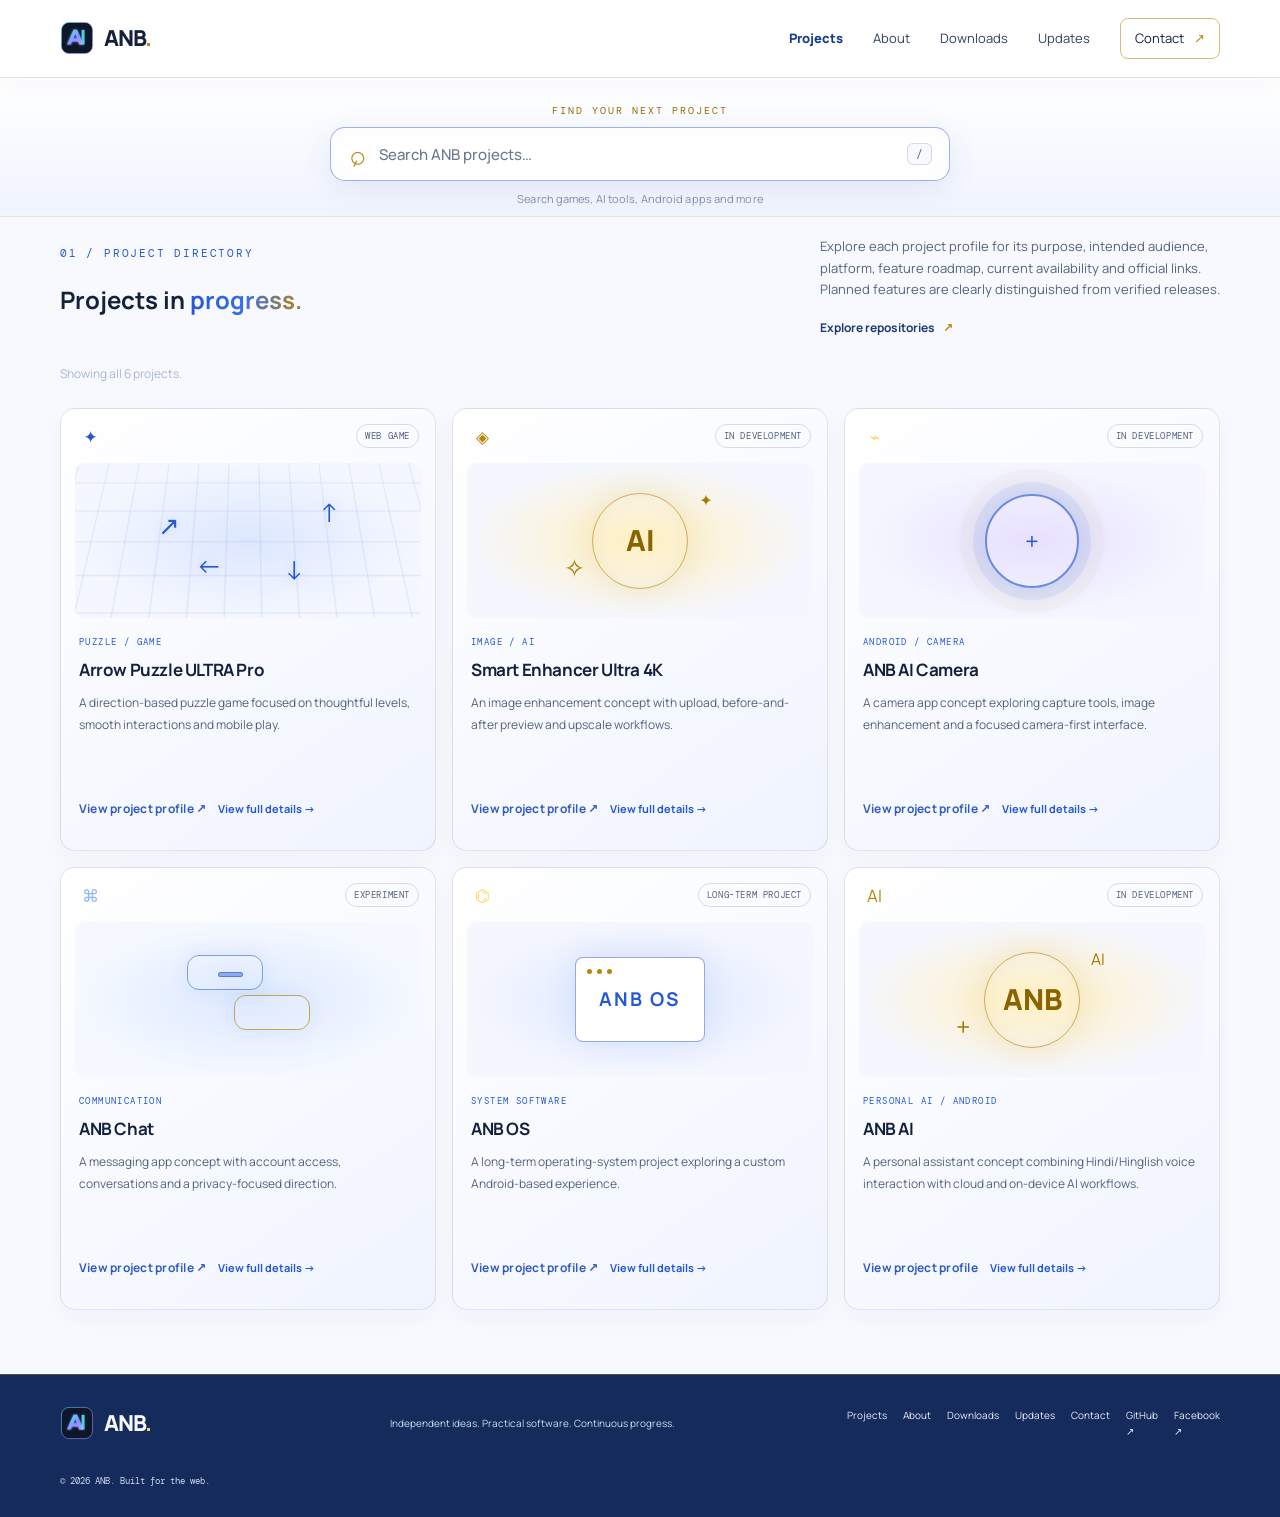
<file: projects.html>
<!doctype html>
<html lang="en">
<head>
  <meta charset="utf-8">
  <meta name="viewport" content="width=device-width, initial-scale=1">
  <meta name="theme-color" content="#F7F9FE">
  <meta name="description" content="Explore ANB software, games, AI experiments and Android projects.">
  <link rel="icon" href="assets/anb-mark.svg" type="image/svg+xml">
  <link rel="stylesheet" href="styles.css">
  <title>Projects — ANB</title>
  <script defer src="script.js"></script>
</head>
<body>
  <a class="skip-link" href="#main-content">Skip to content</a>
  <header class="site-header">
    <a class="brand" href="index.html" aria-label="ANB home"><img src="assets/anb-mark.svg" alt=""><span>ANB<span class="brand-dot">.</span></span></a>
    <button class="menu-toggle" type="button" aria-label="Open navigation menu" aria-controls="primary-navigation" aria-expanded="false">☰</button>
    <nav class="nav" id="primary-navigation" aria-label="Main navigation"><a href="projects.html" aria-current="page">Projects</a><a href="about.html">About</a><a href="downloads.html">Downloads</a><a href="updates.html">Updates</a><a href="contact.html" class="nav-cta">Contact <span>↗</span></a></nav>
  </header>
  <main id="main-content" class="page-main"><section class="global-search-section" aria-label="Search ANB projects">
  <div class="global-search-inner"><p class="global-search-kicker">FIND YOUR NEXT PROJECT</p>
    <div class="header-search-wrap">
      <label class="visually-hidden" for="project-search">Search ANB projects</label><span class="header-search-icon" aria-hidden="true">⌕</span>
      <input id="project-search" class="header-search" type="search" placeholder="Search ANB projects…" autocomplete="off" aria-describedby="project-results" aria-controls="project-suggestions" aria-autocomplete="list">
      <button id="search-clear" class="search-clear" type="button" aria-label="Clear project search" hidden>×</button><kbd class="search-shortcut" aria-hidden="true">/</kbd>
      <div id="project-suggestions" class="project-suggestions" role="listbox" aria-label="Project suggestions" hidden></div>
    </div><p class="global-search-hint">Search games, AI tools, Android apps and more</p>
  </div>
</section><section class="section-wrap section-block page-section" id="projects">
  <div class="section-heading reveal"><div><div class="eyebrow">01 / PROJECT DIRECTORY</div><h1>Projects in <span class="gradient-text">progress.</span></h1></div><div class="heading-side"><p>Explore each project profile for its purpose, intended audience, platform, feature roadmap, current availability and official links. Planned features are clearly distinguished from verified releases.</p><a class="text-link" href="https://github.com/anbsolution" target="_blank" rel="noopener noreferrer">Explore repositories <span>↗</span></a></div></div>
  <p class="project-results" id="project-results" aria-live="polite"></p><div class="project-grid"><article class="project-card featured reveal" data-category="game" data-project="arrow-puzzle-ultra-pro"><div class="card-top"><span class="project-symbol symbol-cyan">✦</span><span class="project-state">WEB GAME</span></div><div class="project-art art-puzzle"><div class="puzzle-lines"></div><span>↗</span><span>↑</span><span>←</span><span>↓</span></div><div class="project-content"><div class="project-type">PUZZLE / GAME</div><h3>Arrow Puzzle ULTRA Pro</h3><p>A direction-based puzzle game focused on thoughtful levels, smooth interactions and mobile play.</p><span class="card-detail-link">View project profile ↗</span></div></article><article class="project-card reveal" data-category="ai" data-project="smart-enhancer-ultra-4k"><div class="card-top"><span class="project-symbol symbol-violet">◈</span><span class="project-state">IN DEVELOPMENT</span></div><div class="project-art art-ai"><div class="ai-ring">AI</div><span class="spark spark-one">✦</span><span class="spark spark-two">✧</span></div><div class="project-content"><div class="project-type">IMAGE / AI</div><h3>Smart Enhancer Ultra 4K</h3><p>An image enhancement concept with upload, before-and-after preview and upscale workflows.</p><span class="card-detail-link">View project profile ↗</span></div></article><article class="project-card reveal" data-category="android" data-project="anb-ai-camera"><div class="card-top"><span class="project-symbol symbol-pink">⌁</span><span class="project-state">IN DEVELOPMENT</span></div><div class="project-art art-camera"><div class="camera-lens"></div><span class="camera-cross">+</span></div><div class="project-content"><div class="project-type">ANDROID / CAMERA</div><h3>ANB AI Camera</h3><p>A camera app concept exploring capture tools, image enhancement and a focused camera-first interface.</p><span class="card-detail-link">View project profile ↗</span></div></article><article class="project-card reveal" data-category="communication" data-project="anb-chat"><div class="card-top"><span class="project-symbol symbol-green">⌘</span><span class="project-state">EXPERIMENT</span></div><div class="project-art art-chat"><div class="chat-bubble bubble-a"></div><div class="chat-bubble bubble-b"></div><div class="chat-bubble bubble-c"></div></div><div class="project-content"><div class="project-type">COMMUNICATION</div><h3>ANB Chat</h3><p>A messaging app concept with account access, conversations and a privacy-focused direction.</p><span class="card-detail-link">View project profile ↗</span></div></article><article class="project-card reveal" data-category="system" data-project="anb-os"><div class="card-top"><span class="project-symbol symbol-orange">⌬</span><span class="project-state">LONG-TERM PROJECT</span></div><div class="project-art art-os"><div class="os-window"><span></span><span></span><span></span><b>ANB OS</b></div></div><div class="project-content"><div class="project-type">SYSTEM SOFTWARE</div><h3>ANB OS</h3><p>A long-term operating-system project exploring a custom Android-based experience.</p><span class="card-detail-link">View project profile ↗</span></div></article><article class="project-card reveal" data-category="assistant ai" data-project="anb-ai"><div class="card-top"><span class="project-symbol symbol-violet">AI</span><span class="project-state">IN DEVELOPMENT</span></div><div class="project-art art-ai"><div class="ai-ring">ANB</div><span class="spark spark-one">AI</span><span class="spark spark-two">+</span></div><div class="project-content"><div class="project-type">PERSONAL AI / ANDROID</div><h3>ANB AI</h3><p>A personal assistant concept combining Hindi/Hinglish voice interaction with cloud and on-device AI workflows.</p><span class="card-detail-link">View project profile</span></div></article></div>
  <div id="search-empty-state" class="search-empty-state" hidden><h3>No matching projects</h3><p>Try another name or keyword.</p><button id="empty-clear-search" class="button button-ghost" type="button">Clear search</button></div>
</section></main>
  <footer class="site-footer"><a class="brand" href="index.html"><img src="assets/anb-mark.svg" alt=""><span>ANB<span class="brand-dot">.</span></span></a><p>Independent ideas. Practical software. Continuous progress.</p><div class="footer-links"><a href="projects.html">Projects</a><a href="about.html">About</a><a href="downloads.html">Downloads</a><a href="updates.html">Updates</a><a href="contact.html">Contact</a><a href="https://github.com/anbsolution" target="_blank" rel="noopener noreferrer">GitHub ↗</a><a href="https://www.facebook.com/share/19YxPoAs77/" target="_blank" rel="noopener noreferrer">Facebook ↗</a></div><small>© <span id="year"></span> ANB. Built for the web.</small></footer><button class="back-to-top" type="button" aria-label="Back to top" title="Back to top">↑</button>
</body>
</html>
</file>
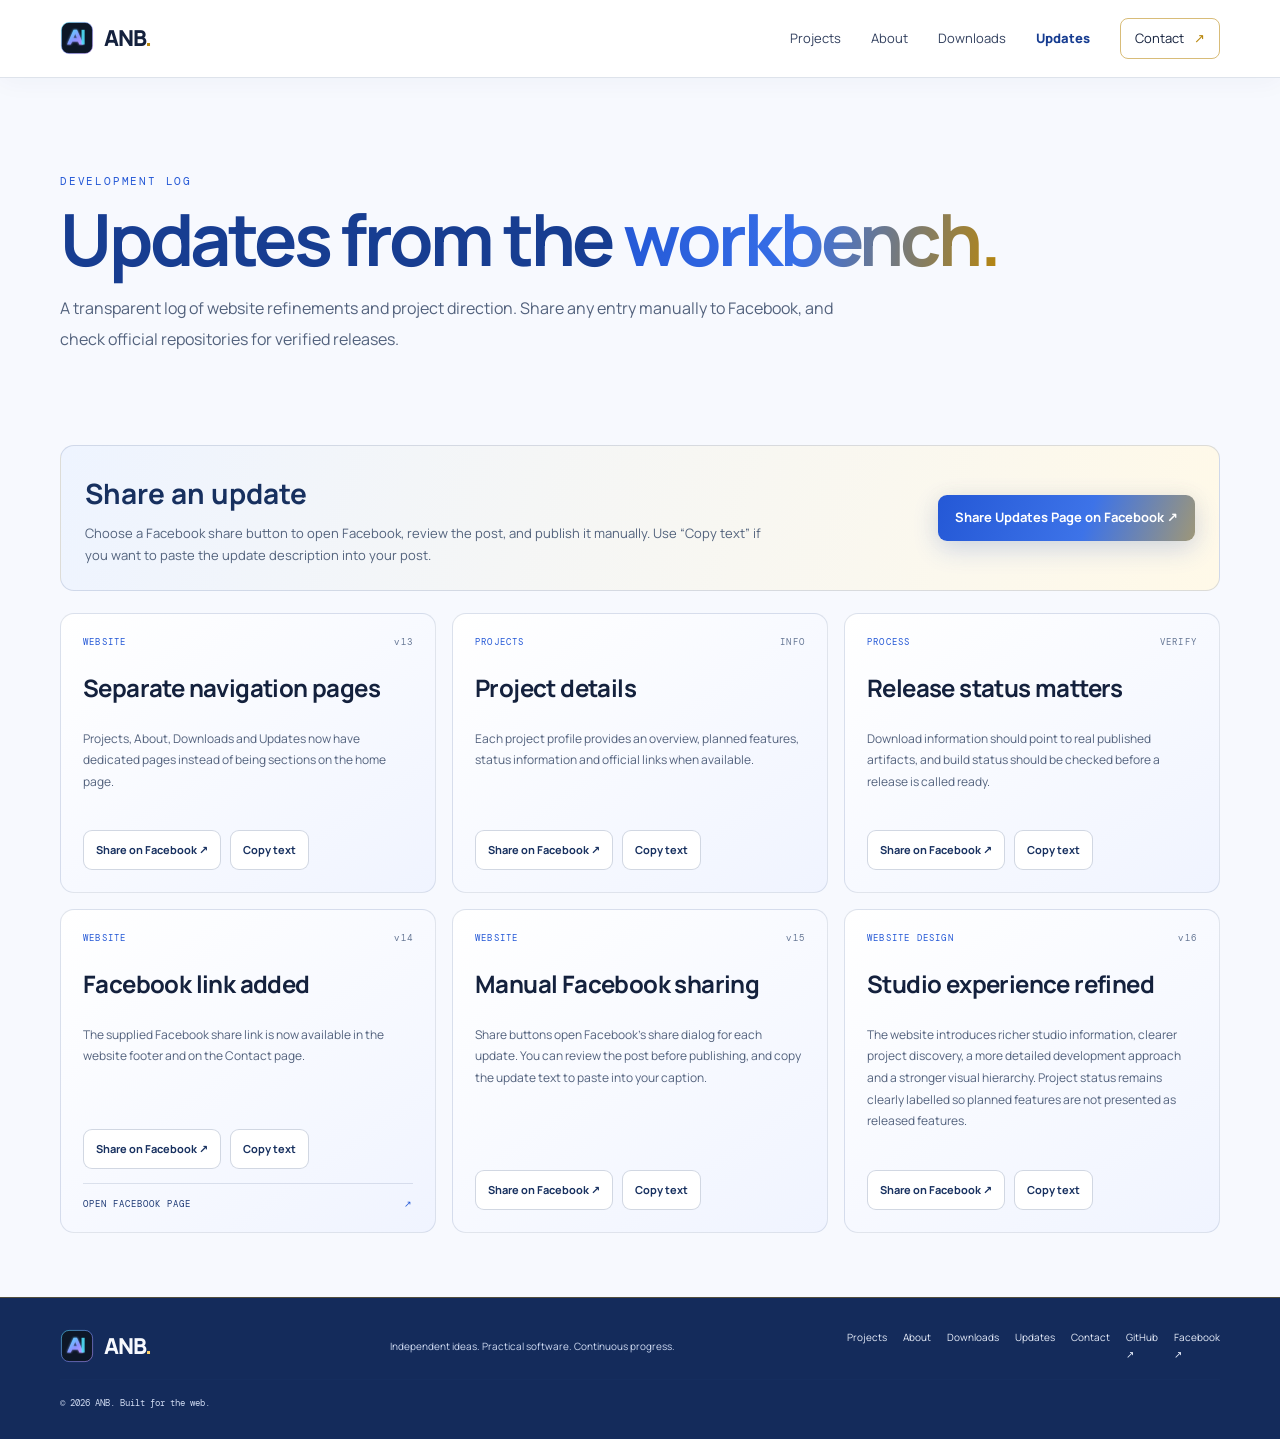
<file: updates.html>
<!doctype html>
<html lang="en">
<head>
  <meta charset="utf-8">
  <meta name="viewport" content="width=device-width, initial-scale=1">
  <meta name="theme-color" content="#F7F9FE">
  <meta name="description" content="ANB project development updates and release notes.">
  <link rel="icon" href="assets/anb-mark.svg" type="image/svg+xml">
  <link rel="stylesheet" href="styles.css">
  <title>Updates — ANB</title>
  <script defer src="script.js"></script>
</head>
<body>
  <a class="skip-link" href="#main-content">Skip to content</a>
  <header class="site-header">
    <a class="brand" href="index.html" aria-label="ANB home"><img src="assets/anb-mark.svg" alt=""><span>ANB<span class="brand-dot">.</span></span></a>
    <button class="menu-toggle" type="button" aria-label="Open navigation menu" aria-controls="primary-navigation" aria-expanded="false">☰</button>
    <nav class="nav" id="primary-navigation" aria-label="Main navigation"><a href="projects.html">Projects</a><a href="about.html">About</a><a href="downloads.html">Downloads</a><a href="updates.html" aria-current="page">Updates</a><a href="contact.html" class="nav-cta">Contact <span>↗</span></a></nav>
  </header>
  <main id="main-content" class="page-main">
<section class="section-wrap page-intro"><div class="eyebrow">DEVELOPMENT LOG</div><h1>Updates from the <span class="gradient-text">workbench.</span></h1><p class="hero-description">A transparent log of website refinements and project direction. Share any entry manually to Facebook, and check official repositories for verified releases.</p></section>
<section class="section-wrap section-block page-section">
<div class="share-panel"><div><h2>Share an update</h2><p>Choose a Facebook share button to open Facebook, review the post, and publish it manually. Use “Copy text” if you want to paste the update description into your post.</p></div><a class="button button-primary" href="https://www.facebook.com/sharer/sharer.php?u=https%3A%2F%2Fanbsolution.github.io%2Fanb-official-website%2Fupdates.html" target="_blank" rel="noopener noreferrer">Share Updates Page on Facebook ↗</a></div>
<div class="blog-grid">
<article class="blog-card reveal" id="update-v13" data-share-title="Separate navigation pages" data-share-text="ANB website update: Projects, About, Downloads and Updates now have dedicated pages. https://anbsolution.github.io/anb-official-website/updates.html#update-v13"><div class="blog-meta"><span>WEBSITE</span><span>v13</span></div><h2>Separate navigation pages</h2><p>Projects, About, Downloads and Updates now have dedicated pages instead of being sections on the home page.</p><div class="share-actions"><a class="button button-ghost" href="https://www.facebook.com/sharer/sharer.php?u=https%3A%2F%2Fanbsolution.github.io%2Fanb-official-website%2Fupdates.html%23update-v13" target="_blank" rel="noopener noreferrer">Share on Facebook ↗</a><button class="button button-ghost copy-update" type="button">Copy text</button></div></article>
<article class="blog-card reveal" id="update-project-details" data-share-title="Project details" data-share-text="ANB website feature: Each project profile provides an overview, planned features, status information and official links when available. https://anbsolution.github.io/anb-official-website/updates.html#update-project-details"><div class="blog-meta"><span>PROJECTS</span><span>INFO</span></div><h2>Project details</h2><p>Each project profile provides an overview, planned features, status information and official links when available.</p><div class="share-actions"><a class="button button-ghost" href="https://www.facebook.com/sharer/sharer.php?u=https%3A%2F%2Fanbsolution.github.io%2Fanb-official-website%2Fupdates.html%23update-project-details" target="_blank" rel="noopener noreferrer">Share on Facebook ↗</a><button class="button button-ghost copy-update" type="button">Copy text</button></div></article>
<article class="blog-card reveal" id="update-release-status" data-share-title="Release status matters" data-share-text="ANB engineering note: Download information should point to real published artifacts, and build status should be checked before a release is called ready. https://anbsolution.github.io/anb-official-website/updates.html#update-release-status"><div class="blog-meta"><span>PROCESS</span><span>VERIFY</span></div><h2>Release status matters</h2><p>Download information should point to real published artifacts, and build status should be checked before a release is called ready.</p><div class="share-actions"><a class="button button-ghost" href="https://www.facebook.com/sharer/sharer.php?u=https%3A%2F%2Fanbsolution.github.io%2Fanb-official-website%2Fupdates.html%23update-release-status" target="_blank" rel="noopener noreferrer">Share on Facebook ↗</a><button class="button button-ghost copy-update" type="button">Copy text</button></div></article>
<article class="blog-card reveal" id="update-v14" data-share-title="Facebook link added" data-share-text="ANB website update: The Facebook link is available in the website footer and on the Contact page. https://anbsolution.github.io/anb-official-website/updates.html#update-v14"><div class="blog-meta"><span>WEBSITE</span><span>v14</span></div><h2>Facebook link added</h2><p>The supplied Facebook share link is now available in the website footer and on the Contact page.</p><div class="share-actions"><a class="button button-ghost" href="https://www.facebook.com/sharer/sharer.php?u=https%3A%2F%2Fanbsolution.github.io%2Fanb-official-website%2Fupdates.html%23update-v14" target="_blank" rel="noopener noreferrer">Share on Facebook ↗</a><button class="button button-ghost copy-update" type="button">Copy text</button></div><a class="blog-footer" href="https://www.facebook.com/share/19YxPoAs77/" target="_blank" rel="noopener noreferrer">OPEN FACEBOOK PAGE <span>↗</span></a></article>

<article class="blog-card reveal" id="update-v15" data-share-title="Manual Facebook sharing" data-share-text="ANB website v15: Added manual Facebook sharing buttons for website updates. Open Facebook, review the share dialog, and publish when ready. https://anbsolution.github.io/anb-official-website/updates.html#update-v15"><div class="blog-meta"><span>WEBSITE</span><span>v15</span></div><h2>Manual Facebook sharing</h2><p>Share buttons open Facebook's share dialog for each update. You can review the post before publishing, and copy the update text to paste into your caption.</p><div class="share-actions"><a class="button button-ghost" href="https://www.facebook.com/sharer/sharer.php?u=https%3A%2F%2Fanbsolution.github.io%2Fanb-official-website%2Fupdates.html%23update-v15" target="_blank" rel="noopener noreferrer">Share on Facebook ↗</a><button class="button button-ghost copy-update" type="button">Copy text</button></div></article>
<article class="blog-card reveal" id="update-v16" data-share-title="ANB website visual and information upgrade" data-share-text="ANB website v16: A more polished studio experience with expanded project information, clearer development principles, responsive capability cards and improved navigation. Explore the official website: https://anbsolution.github.io/anb-official-website/"><div class="blog-meta"><span>WEBSITE DESIGN</span><span>v16</span></div><h2>Studio experience refined</h2><p>The website introduces richer studio information, clearer project discovery, a more detailed development approach and a stronger visual hierarchy. Project status remains clearly labelled so planned features are not presented as released features.</p><div class="share-actions"><a class="button button-ghost" href="https://www.facebook.com/sharer/sharer.php?u=https%3A%2F%2Fanbsolution.github.io%2Fanb-official-website%2Fupdates.html%23update-v16" target="_blank" rel="noopener noreferrer">Share on Facebook ↗</a><button class="button button-ghost copy-update" type="button">Copy text</button></div></article>
</div></section></main>
  <footer class="site-footer"><a class="brand" href="index.html"><img src="assets/anb-mark.svg" alt=""><span>ANB<span class="brand-dot">.</span></span></a><p>Independent ideas. Practical software. Continuous progress.</p><div class="footer-links"><a href="projects.html">Projects</a><a href="about.html">About</a><a href="downloads.html">Downloads</a><a href="updates.html">Updates</a><a href="contact.html">Contact</a><a href="https://github.com/anbsolution" target="_blank" rel="noopener noreferrer">GitHub ↗</a><a href="https://www.facebook.com/share/19YxPoAs77/" target="_blank" rel="noopener noreferrer">Facebook ↗</a></div><small>© <span id="year"></span> ANB. Built for the web.</small></footer><button class="back-to-top" type="button" aria-label="Back to top" title="Back to top">↑</button>
</body>
</html>
</file>
<file: styles.css>
@import url('https://fonts.googleapis.com/css2?family=DM+Mono:wght@400;500&family=Manrope:wght@400;500;600;700;800&display=swap');
:root{--bg:#060A14;--panel:#0D1830;--panel2:#102044;--text:#f3f6ff;--muted:#a0abc1;--cyan:#4F8CFF;--violet:#FFD166;--line:rgba(164,188,255,.15);--font:'Manrope',system-ui,sans-serif;--mono:'DM Mono',monospace}
*{box-sizing:border-box}.skip-link{position:fixed;top:8px;left:8px;z-index:100;background:var(--cyan);color:#061027;padding:10px 14px;border-radius:8px;font-weight:800;transform:translateY(-150%)}.skip-link:focus{transform:translateY(0)}:focus-visible{outline:2px solid var(--cyan);outline-offset:4px}html{scroll-behavior:smooth;scroll-padding-top:88px}body{margin:0;background:var(--bg);color:var(--text);font-family:var(--font);line-height:1.65;overflow-x:hidden}a{color:inherit;text-decoration:none}button{font:inherit}.ambient{position:absolute;pointer-events:none;filter:blur(100px);opacity:.15;border-radius:50%;z-index:-1}.ambient-one{width:360px;height:360px;background:#246BFD;top:130px;right:-160px}.ambient-two{width:320px;height:320px;background:#D9A928;top:750px;left:-200px}.section-wrap{width:min(1160px,calc(100% - 44px));margin-inline:auto}.site-header{height:78px;display:flex;align-items:center;justify-content:space-between;padding:0 max(22px,calc((100% - 1160px)/2));border-bottom:1px solid var(--line);background:rgba(7,10,18,.8);backdrop-filter:blur(16px);position:sticky;top:0;z-index:10}.brand{display:inline-flex;align-items:center;gap:10px;font-size:22px;font-weight:800;letter-spacing:-1px}.brand img{width:34px;height:34px}.brand-dot{color:var(--cyan)}.nav{display:flex;align-items:center;gap:30px;color:#c0c8da;font-size:13px}.nav a{transition:color .2s}.nav a:hover,.footer-links a:hover{color:var(--cyan)}.nav-cta{padding:9px 14px;border:1px solid rgba(81,229,255,.45);border-radius:8px;color:var(--text)!important}.nav-cta span{color:var(--cyan);margin-left:7px}.menu-toggle{display:none;background:none;color:var(--text);border:1px solid var(--line);border-radius:8px;padding:7px 10px}.hero{min-height:610px;display:grid;grid-template-columns:1.08fr .92fr;align-items:center;gap:40px;padding-top:45px;padding-bottom:60px}.eyebrow{font:11px var(--mono);letter-spacing:1.8px;color:var(--cyan);display:flex;align-items:center;gap:10px}.pulse,.status-dot{width:7px;height:7px;border-radius:50%;background:var(--cyan);box-shadow:0 0 14px var(--cyan);display:inline-block}.hero h1{font-size:clamp(46px,6.5vw,78px);line-height:1.08;letter-spacing:-4px;margin:22px 0}.gradient-text{background:linear-gradient(100deg,#5B9BFF 8%,#FFD166 70%,#FFE3A0);-webkit-background-clip:text;background-clip:text;color:transparent}.hero-description{max-width:560px;color:var(--muted);font-size:16px;line-height:1.9}.hero-actions{display:flex;gap:12px;flex-wrap:wrap;margin-top:30px}.button{min-height:46px;padding:12px 17px;border-radius:9px;display:inline-flex;align-items:center;justify-content:center;gap:13px;font-size:13px;font-weight:700;transition:transform .2s,border-color .2s,box-shadow .2s}.button:hover{transform:translateY(-2px)}.button-primary{background:linear-gradient(105deg,#246BFD,#8a8bff);color:#061027;box-shadow:0 7px 28px #4F8CFF22}.button-ghost{border:1px solid var(--line);background:#ffffff04}.button-ghost:hover{border-color:#4F8CFF77}.hero-note{font:11px var(--mono);color:#9ca9bf;margin-top:28px;display:flex;align-items:center;gap:10px}.hero-visual{min-height:440px;position:relative;display:grid;place-items:center}.core{width:190px;height:190px;border:1px solid #75A7FF66;border-radius:44px;display:grid;place-items:center;transform:rotate(-8deg);background:linear-gradient(145deg,#101e35cc,#0B1731bb);box-shadow:0 0 90px #246BFD1c,inset 0 0 50px #4F8CFF0b;z-index:2}.core img{width:130px;transform:rotate(8deg);filter:drop-shadow(0 0 20px #4F8CFF44)}.orbit{position:absolute;border:1px solid #6D91D933;border-radius:50%;width:340px;height:340px;transform:rotate(-28deg)}.orbit-b{width:420px;height:250px;transform:rotate(45deg);border-color:#9b7bff38}.float-chip{position:absolute;z-index:3;display:flex;gap:11px;align-items:center;padding:12px 15px;background:#0A1732e8;border:1px solid var(--line);border-radius:12px;box-shadow:0 15px 40px #0005}.float-chip b,.float-chip small{display:block}.float-chip b{font:10px var(--mono);letter-spacing:1px}.float-chip small{color:var(--muted);font-size:10px;margin-top:3px}.chip-icon{color:var(--cyan);font-size:23px}.chip-top{top:75px;right:0}.chip-bottom{bottom:70px;left:0}.visual-caption{position:absolute;bottom:12px;right:5px;font:10px var(--mono);letter-spacing:2px;color:#7786a5}.ticker{overflow:hidden;border-block:1px solid var(--line);background:#0A1530;padding:15px 0}.ticker-track{display:flex;align-items:center;justify-content:space-around;gap:35px;min-width:800px;font:10px var(--mono);letter-spacing:2px;color:#a7b2c9}.ticker i{font-style:normal;color:var(--cyan)}.section-block{padding-top:105px;padding-bottom:30px}.section-heading{display:flex;justify-content:space-between;align-items:end;gap:30px;margin-bottom:35px}.section-heading h2,.about-copy h2,.contact-inner h2{font-size:clamp(31px,4.4vw,49px);letter-spacing:-2px;line-height:1.2;margin:12px 0 0}.section-heading>p,.heading-side>p{max-width:400px;color:var(--muted);font-size:13px;margin:0 0 3px}.heading-side{display:grid;gap:12px;justify-items:start}.heading-side .text-link{padding:2px 0}.project-grid{display:grid;grid-template-columns:repeat(3,1fr);gap:16px}.project-card{background:linear-gradient(145deg,#102044,#0A142B);border:1px solid var(--line);border-radius:15px;overflow:hidden;transition:transform .25s,border-color .25s}.project-card:hover{transform:translateY(-5px);border-color:#4F8CFF66}.card-top{height:54px;padding:14px 16px;display:flex;justify-content:space-between;align-items:center}.project-symbol{width:27px;height:27px;border-radius:8px;display:grid;place-items:center;background:#ffffff0b;font-size:17px}.symbol-cyan{color:var(--cyan)}.symbol-violet{color:var(--violet)}.symbol-pink{color:#FFD166}.symbol-green{color:#8BB7FF}.symbol-orange{color:#FFD166}.project-state{font:9px var(--mono);letter-spacing:.6px;color:#9aa8c2;border:1px solid var(--line);border-radius:20px;padding:5px 8px}.project-art{height:155px;margin:0 14px;border-radius:10px;position:relative;overflow:hidden;background:#091630;display:grid;place-items:center}.art-puzzle{background:radial-gradient(ellipse at center,#10264D,#0b1120 70%)}.puzzle-lines{position:absolute;inset:0;background-image:linear-gradient(#75A7FF13 1px,transparent 1px),linear-gradient(90deg,#75A7FF13 1px,transparent 1px);background-size:26px 26px;transform:perspective(220px) rotateX(18deg) scale(1.3)}.art-puzzle>span{position:absolute;color:var(--cyan);font-size:26px;text-shadow:0 0 14px #4F8CFF}.art-puzzle>span:nth-of-type(1){left:24%;top:26%}.art-puzzle>span:nth-of-type(2){right:24%;top:18%}.art-puzzle>span:nth-of-type(3){left:35%;bottom:20%}.art-puzzle>span:nth-of-type(4){right:34%;bottom:18%}.art-ai{background:radial-gradient(ellipse at center,#172B55,#10101f 70%)}.ai-ring{width:96px;height:96px;border:1px solid #FFD16699;border-radius:50%;display:grid;place-items:center;color:#FFE3A0;font-size:29px;font-weight:800;box-shadow:0 0 45px #FFD16644,inset 0 0 25px #FFD16633}.spark{position:absolute;color:#FFF0C2}.spark-one{top:24px;right:29%}.spark-two{bottom:30px;left:28%;font-size:25px}.art-camera{background:radial-gradient(ellipse at center,#302447,#120e1c 70%)}.camera-lens{width:94px;height:94px;border:2px solid #FFD16699;border-radius:50%;box-shadow:0 0 0 12px #FFD1661b,0 0 0 25px #FFD1660d,0 0 40px #FFD16633}.camera-cross{position:absolute;color:#FFE3A0;font-size:24px}.art-chat{background:radial-gradient(ellipse at center,#10264D,#0b1519 70%)}.chat-bubble{position:absolute;border:1px solid #8BB7FF88;border-radius:12px;width:76px;height:35px;box-shadow:0 0 20px #8BB7FF12}.bubble-a{transform:translate(-23px,-27px)}.bubble-b{transform:translate(24px,13px);border-color:#4F8CFF88}.bubble-c{width:25px;height:5px;transform:translate(-18px,-25px);background:#8BB7FF99}.art-os{background:radial-gradient(ellipse at center,#122B58,#0a101d 70%)}.os-window{width:130px;height:85px;border:1px solid #7ce8ff88;border-radius:8px;background:#0B1B3B;box-shadow:0 0 32px #4F8CFF1c;padding:11px;display:flex;gap:5px;position:relative}.os-window>span{width:5px;height:5px;background:var(--cyan);border-radius:50%}.os-window b{position:absolute;inset:0;display:grid;place-items:center;color:#a9efff;font-size:19px;letter-spacing:2px}.project-content{padding:18px 18px 21px}.project-type{font:9px var(--mono);letter-spacing:1.4px;color:var(--cyan)}.project-content h3{font-size:17px;letter-spacing:-.4px;margin:8px 0}.project-content p{color:var(--muted);font-size:12px;line-height:1.8;min-height:66px;margin:0 0 17px}.text-link{font-size:12px;font-weight:700;color:#d8e4f7;display:inline-flex;align-items:center;gap:8px}.text-link span{color:var(--cyan)}.muted-link{color:#8490a7;font-weight:500}.about-section{margin-top:100px;border-block:1px solid var(--line);background:linear-gradient(100deg,#0b101c,#081329)}.about-grid{padding-top:80px;padding-bottom:80px;display:grid;grid-template-columns:.9fr 1.1fr;align-items:center;gap:75px}.about-visual{position:relative;max-width:410px;width:100%;margin:auto}.about-frame{aspect-ratio:1/1;position:relative;display:grid;place-items:center;border:1px solid #4F8CFF44;border-radius:20px;background:radial-gradient(ellipse at center,#10264D,#081329 72%);overflow:hidden}.frame-grid{position:absolute;inset:0;background-image:linear-gradient(#4F8CFF10 1px,transparent 1px),linear-gradient(90deg,#4F8CFF10 1px,transparent 1px);background-size:28px 28px}.about-frame img{width:56%;position:relative;filter:drop-shadow(0 0 30px #4F8CFF40)}.frame-label{position:absolute;bottom:18px;font:9px var(--mono);letter-spacing:1.5px;color:#8298b5}.about-mini{position:absolute;bottom:-22px;right:-18px;background:#11264A;border:1px solid var(--line);border-radius:12px;padding:14px 17px;font:10px var(--mono);letter-spacing:1px;line-height:1.8;box-shadow:0 15px 35px #0004}.about-mini span{color:var(--cyan);font-size:20px;margin-left:12px}.about-copy>p{font-size:13px;color:var(--muted);line-height:1.95;margin-top:23px}.about-values{display:flex;gap:24px;border-top:1px solid var(--line);padding-top:23px;margin-top:27px}.about-values div{display:grid;gap:7px}.about-values b{font:11px var(--mono);color:var(--cyan)}.about-values span{font-size:11px;color:#d5dced}.download-panel{display:flex;align-items:center;gap:20px;padding:25px;border:1px solid var(--line);border-radius:15px;background:linear-gradient(110deg,#102044,#0b101a)}.download-icon{width:52px;height:52px;border-radius:13px;background:#4F8CFF12;border:1px solid #4F8CFF33;color:var(--cyan);font-size:29px;display:grid;place-items:center;flex-shrink:0}.download-copy{flex:1}.download-copy h3{margin:0 0 5px;font-size:16px}.download-copy p{margin:0 0 11px;font-size:12px;color:var(--muted)}.release-badge{font:10px var(--mono);color:#a7b5ca;display:flex;align-items:center;gap:9px}.blog-grid{display:grid;grid-template-columns:repeat(3,1fr);gap:16px}.blog-card{padding:22px;border:1px solid var(--line);border-radius:14px;background:#0D1830;min-height:205px;display:flex;flex-direction:column;transition:border-color .2s}.blog-card:hover{border-color:#FFD16677}.blog-meta{display:flex;justify-content:space-between;color:var(--cyan);font:9px var(--mono);letter-spacing:1.2px}.blog-meta span:last-child{color:#667795}.blog-card h3{font-size:16px;line-height:1.5;margin:25px 0 8px}.blog-card p{font-size:12px;color:var(--muted);line-height:1.8;margin:0 0 20px}.blog-footer{margin-top:auto;border-top:1px solid var(--line);padding-top:14px;display:flex;justify-content:space-between;font:9px var(--mono);letter-spacing:1px;color:#9ca9bf}.blog-footer span{color:var(--cyan)}.contact-section{margin-top:100px;border-top:1px solid var(--line);background:radial-gradient(ellipse at 50% 100%,#102B58 0%,#071126 60%);text-align:center}.contact-inner{padding-top:85px;padding-bottom:90px;display:flex;flex-direction:column;align-items:center}.contact-inner h2{font-size:clamp(40px,6vw,62px);margin:15px 0}.contact-inner p{max-width:500px;color:var(--muted);font-size:13px;margin:0 0 26px}.back-to-top{position:fixed;right:18px;bottom:20px;z-index:9;width:44px;height:44px;border:1px solid #4F8CFF66;border-radius:12px;background:#101a2beF;color:var(--cyan);font-size:23px;box-shadow:0 10px 28px #0006;opacity:0;pointer-events:none;transform:translateY(8px);transition:opacity .2s,transform .2s}.back-to-top.is-visible{opacity:1;pointer-events:auto;transform:translateY(0)}.site-footer{padding:30px max(22px,calc((100% - 1160px)/2));display:grid;grid-template-columns:1fr 1.4fr 1fr;align-items:center;gap:15px;border-top:1px solid var(--line)}.site-footer p{font-size:10px;color:var(--muted);margin:0}.footer-links{display:flex;gap:16px;justify-content:flex-end;font-size:10px;color:#aeb9cd}.site-footer small{grid-column:1/-1;border-top:1px solid var(--line);padding-top:17px;color:#6f7d96;font:9px var(--mono)}.reveal{opacity:0;transform:translateY(18px);transition:opacity .65s ease,transform .65s ease}.reveal.is-visible{opacity:1;transform:translateY(0)}
@media(min-width:1200px){.featured{grid-row:span 1}}@media(max-width:850px){.hero{grid-template-columns:1fr;gap:5px;padding-top:70px}.hero-copy{max-width:680px}.hero-visual{min-height:390px}.project-grid{grid-template-columns:repeat(2,1fr)}.about-grid{gap:45px}.section-heading{align-items:start;flex-direction:column;gap:15px}.site-footer{grid-template-columns:1fr 1fr}.site-footer p{grid-column:1/-1;grid-row:2}.heading-side{width:100%}.footer-links{justify-content:flex-end}.site-footer small{grid-row:3}}@media(max-width:600px){.section-wrap{width:calc(100% - 34px)}.site-header{height:68px;padding-inline:17px}.brand{font-size:20px}.brand img{width:30px;height:30px}.menu-toggle{display:block}.nav{display:none;position:absolute;top:67px;left:0;right:0;padding:18px;background:#060A14;border-bottom:1px solid #24385C;box-shadow:0 18px 30px rgba(0,0,0,.48);flex-direction:column;align-items:stretch;gap:0;z-index:20}.nav.open{display:flex}.nav a{padding:12px 8px}.nav-cta{text-align:center;margin-top:8px}.hero{min-height:0;padding-top:65px;padding-bottom:40px}.hero h1{font-size:clamp(43px,12vw,63px);letter-spacing:-2.8px}.hero-description{font-size:14px}.hero-visual{min-height:330px;transform:scale(.9);margin:-5px -15px}.core{width:155px;height:155px;border-radius:35px}.core img{width:108px}.orbit{width:290px;height:290px}.orbit-b{width:340px;height:205px}.chip-top{top:40px;right:0}.chip-bottom{bottom:45px;left:0}.float-chip{padding:9px 11px}.ticker-track{justify-content:flex-start;gap:24px}.section-block{padding-top:70px}.section-heading h2,.about-copy h2{font-size:35px;letter-spacing:-1.5px}.project-grid,.blog-grid{grid-template-columns:1fr}.project-content p{min-height:0}.project-art{height:165px}.about-section{margin-top:70px}.about-grid{grid-template-columns:1fr;padding-top:65px;padding-bottom:65px;gap:55px}.about-visual{max-width:320px}.about-copy>p{font-size:12px}.about-values{gap:14px;justify-content:space-between}.about-values span{font-size:10px}.download-panel{align-items:flex-start;flex-wrap:wrap;padding:19px}.download-copy{min-width:calc(100% - 75px)}.download-panel>.button{width:100%}.contact-section{margin-top:70px}.contact-inner{padding-top:70px;padding-bottom:70px}.site-footer{padding:27px 17px;grid-template-columns:1fr}.site-footer p,.site-footer small{grid-column:auto;grid-row:auto}.footer-links{justify-content:flex-start;flex-wrap:wrap}.site-footer small{margin-top:10px}.visual-caption{right:15px}.about-mini{right:-4px}}@media(prefers-reduced-motion:reduce){*,*::before,*::after{scroll-behavior:auto!important;animation:none!important;transition:none!important}.reveal{opacity:1;transform:none}}


/* v4: searchable project catalogue */
.project-tools{display:grid;grid-template-columns:minmax(180px,1fr);gap:12px;margin:-10px 0 24px;padding:18px;border:1px solid var(--line);border-radius:14px;background:linear-gradient(120deg,#0e1524,#0A142B)}
.project-search-label{font:10px var(--mono);letter-spacing:1px;color:var(--cyan);text-transform:uppercase}
.project-search{width:100%;min-height:46px;padding:12px 14px;border:1px solid var(--line);border-radius:9px;background:#080F20;color:var(--text);font:inherit;font-size:14px;outline-offset:3px}
.project-search::placeholder{color:#7887a1}.project-search:focus{border-color:#4F8CFF88}
.project-filters{display:flex;gap:8px;flex-wrap:wrap}.filter-chip{padding:8px 12px;border:1px solid var(--line);border-radius:999px;background:#ffffff04;color:#b8c4d9;font-size:11px;cursor:pointer;transition:background .2s,border-color .2s,color .2s}.filter-chip:hover,.filter-chip.is-active{border-color:#4F8CFF77;background:#4F8CFF12;color:var(--cyan)}.project-results{margin:0;color:var(--muted);font-size:11px}
.project-card[hidden]{display:none!important}.project-card .details-button{margin:12px 0 0 12px;padding:5px 0;border:0;background:none;color:var(--cyan);font:700 11px var(--font);cursor:pointer}.project-card .details-button:hover{text-decoration:underline}
.project-dialog{width:min(520px,calc(100% - 30px));padding:0;border:1px solid #4F8CFF55;border-radius:18px;background:#0A1732;color:var(--text);box-shadow:0 24px 90px #000b}.project-dialog::backdrop{background:#02040bd9;backdrop-filter:blur(5px)}.dialog-inner{padding:25px}.dialog-top{display:flex;align-items:flex-start;justify-content:space-between;gap:15px}.dialog-kicker{font:10px var(--mono);letter-spacing:1.3px;color:var(--cyan);text-transform:uppercase}.dialog-title{font-size:clamp(24px,5vw,32px);line-height:1.2;letter-spacing:-1px;margin:8px 0 14px}.dialog-close{width:38px;height:38px;flex:0 0 auto;border:1px solid var(--line);border-radius:10px;background:#ffffff05;color:var(--text);font-size:21px;cursor:pointer}.dialog-description{color:var(--muted);font-size:13px;line-height:1.9}.dialog-status{display:inline-flex;padding:6px 10px;border:1px solid var(--line);border-radius:999px;color:#c3cee1;font:10px var(--mono);margin:5px 0 16px}.dialog-actions{display:flex;gap:10px;flex-wrap:wrap;margin-top:20px}.dialog-note{font-size:11px;color:#8491a8;margin-top:17px}
@media(max-width:600px){.project-tools{padding:14px}.filter-chip{padding:8px 10px}.dialog-inner{padding:20px}}

/* v6: centered, standalone search section below the navigation */
.visually-hidden{position:absolute!important;width:1px;height:1px;padding:0;margin:-1px;overflow:hidden;clip:rect(0,0,0,0);white-space:nowrap;border:0}
.global-search-section{position:relative;z-index:2;padding:26px 18px 8px;background:linear-gradient(180deg,#081329 0%,rgba(7,10,18,.88) 100%);border-bottom:1px solid rgba(164,188,255,.08)}
.global-search-inner{width:min(620px,100%);margin:0 auto;text-align:center}
.global-search-kicker{margin:0 0 10px;color:#4F8CFF;font:10px var(--mono);letter-spacing:2px}
.header-search-wrap{width:100%;min-height:54px;display:flex;align-items:center;gap:12px;padding:0 17px;border:1px solid rgba(81,229,255,.36);border-radius:15px;background:linear-gradient(135deg,rgba(16,26,43,.98),rgba(10,15,27,.98));color:#8d9bb4;box-shadow:0 8px 34px rgba(0,0,0,.16),inset 0 0 22px rgba(81,229,255,.025);transition:border-color .2s,box-shadow .2s}
.header-search-wrap:focus-within{border-color:#4F8CFF;box-shadow:0 0 0 3px #4F8CFF12,0 10px 38px #0003}
.header-search-icon{font-size:28px;line-height:1;color:var(--cyan);transform:rotate(-20deg);flex:0 0 auto}
.header-search{width:100%;min-width:0;border:0;outline:0!important;background:transparent;color:var(--text);font:500 15px var(--font)}
.header-search::placeholder{color:#8491a8}
.search-shortcut{border:1px solid var(--line);border-radius:6px;padding:3px 8px;color:#7887a1;font:11px var(--mono)}
.global-search-hint{margin:9px 0 0;color:#8290a8;font-size:11px;letter-spacing:.1px}
.project-results{margin:-10px 0 24px;color:var(--muted);font-size:12px}
.project-card[hidden]{display:none!important}
@media(max-width:600px){.global-search-section{padding:20px 17px 8px}.global-search-inner{width:100%}.header-search-wrap{min-height:50px;padding-inline:14px;gap:10px;border-radius:13px}.header-search{font-size:14px}.header-search-icon{font-size:25px}.search-shortcut{display:none}.global-search-kicker{font-size:9px;letter-spacing:1.6px}.global-search-hint{font-size:10px}}


/* v7: Royal Neon Blue + Gold premium theme */
:root{
  --bg:#060A14;
  --panel:#0D1830;
  --panel2:#102044;
  --text:#F5F7FF;
  --muted:#A8B6D2;
  --cyan:#4F8CFF;
  --violet:#FFD166;
  --line:rgba(125,164,235,.20);
}
.gradient-text{
  background:linear-gradient(100deg,#4F8CFF 0%,#8BB7FF 48%,#FFD166 100%);
  -webkit-background-clip:text;background-clip:text;color:transparent;
}
.button-primary{
  background:linear-gradient(110deg,#4F8CFF 0%,#8BB7FF 58%,#FFD166 125%);
  color:#061027;
  box-shadow:0 8px 30px rgba(79,140,255,.25),0 0 24px rgba(255,209,102,.08);
}
.button-ghost:hover,.nav a:hover,.footer-links a:hover{color:#FFD166}
.nav-cta{border-color:rgba(255,209,102,.62)}
.nav-cta span,.text-link span,.chip-icon,.header-search-icon{color:#FFD166}
.project-card:hover{border-color:rgba(255,209,102,.58);box-shadow:0 14px 40px rgba(36,107,253,.10)}
.global-search-section{
  background:linear-gradient(180deg,#0A1530 0%,rgba(6,10,20,.94) 100%);
  border-bottom-color:rgba(255,209,102,.13);
}
.global-search-kicker{color:#FFD166}
.header-search-wrap{
  border-color:rgba(79,140,255,.55);
  box-shadow:0 8px 34px rgba(0,0,0,.22),inset 0 0 25px rgba(79,140,255,.07);
}
.header-search-wrap:focus-within{
  border-color:#FFD166;
  box-shadow:0 0 0 3px rgba(255,209,102,.12),0 10px 38px rgba(0,0,0,.25);
}
.project-search:focus{border-color:#FFD166}
.filter-chip:hover,.filter-chip.is-active{border-color:#FFD166;background:rgba(255,209,102,.10);color:#FFD166}
.project-type,.eyebrow,.blog-meta,.dialog-kicker{color:#8BB7FF}
.download-icon{color:#FFD166;border-color:rgba(255,209,102,.35);background:rgba(255,209,102,.08)}
.about-frame{border-color:rgba(79,140,255,.48)}
.contact-section{background:radial-gradient(ellipse at 50% 100%,#102B58 0%,#071126 62%)}
.back-to-top{border-color:rgba(255,209,102,.65);color:#FFD166}
@media(max-width:600px){
  .global-search-section{background:linear-gradient(180deg,#0A1530 0%,rgba(6,10,20,.96) 100%)}
  .nav{background:#081329;border-bottom-color:rgba(255,209,102,.18)}
}


/* v8: search autocomplete, clear control, and touch-friendly results */
.header-search-wrap{position:relative;z-index:25}
.search-clear{flex:0 0 auto;width:30px;height:30px;border:1px solid rgba(255,209,102,.35);border-radius:9px;background:rgba(255,209,102,.07);color:#FFD166;font-size:22px;line-height:1;cursor:pointer}
.search-clear[hidden]{display:none}
.project-suggestions{position:absolute;top:calc(100% + 9px);left:0;right:0;z-index:40;max-height:min(340px,55vh);overflow-y:auto;padding:7px;border:1px solid rgba(255,209,102,.35);border-radius:14px;background:#0A1428;box-shadow:0 18px 45px rgba(0,0,0,.5);text-align:left}
.project-suggestions[hidden]{display:none}
.project-suggestion{display:flex;width:100%;align-items:center;justify-content:space-between;gap:14px;padding:13px 12px;border:0;border-radius:9px;background:transparent;color:#F5F7FF;text-align:left;cursor:pointer}
.project-suggestion:hover,.project-suggestion:focus-visible{outline:none;background:rgba(79,140,255,.13)}
.suggestion-title{font-size:13px;font-weight:700}
.project-suggestion small{flex:0 0 auto;color:#FFD166;font-size:9px;letter-spacing:.7px}
@media(max-width:600px){.project-suggestions{max-height:45vh}.project-suggestion{min-height:48px;padding:13px 10px}.suggestion-title{font-size:12px}.search-clear{width:28px;height:28px}}

/* v9: accessible keyboard navigation and comfortable touch targets */
.project-suggestion{min-height:48px}
.project-suggestion:focus-visible{outline:2px solid var(--violet);outline-offset:-2px;background:rgba(255,209,102,.10)}
.search-clear{min-width:36px;min-height:36px;display:inline-grid;place-items:center}
.search-clear[hidden]{display:none}
.details-button{min-height:42px;cursor:pointer}
@media(max-width:600px){.button{min-height:48px}.menu-toggle{min-width:44px;min-height:44px}.header-search-wrap{min-height:52px}.search-clear{min-width:40px;min-height:40px}}
@media(prefers-contrast:more){.project-suggestion,.header-search-wrap,.project-card{border-color:rgba(255,255,255,.55)}}


/* v10: polished project-search status and no-results recovery */
.project-results{display:block;margin:-10px 0 24px;color:#A8B6D2;font-size:12px;min-height:1.2em}
.search-empty-state{margin:8px 0 28px;padding:clamp(22px,5vw,42px);border:1px solid rgba(255,209,102,.28);border-radius:20px;background:radial-gradient(ellipse at 50% 0%,rgba(79,140,255,.13),transparent 65%),#0A1428;text-align:center}
.search-empty-state[hidden]{display:none!important}
.empty-search-icon{display:grid;place-items:center;width:58px;height:58px;margin:0 auto 15px;border:1px solid rgba(255,209,102,.45);border-radius:18px;color:#FFD166;font-size:34px;box-shadow:0 0 30px rgba(79,140,255,.12)}
.search-empty-state h3{margin:0 0 9px;color:#F5F7FF;font-size:clamp(18px,3vw,24px)}
.search-empty-state p{margin:0 auto 18px;max-width:460px;color:#A8B6D2;font-size:13px;line-height:1.8}
.search-example{padding:0 2px;border:0;border-bottom:1px solid rgba(255,209,102,.65);background:transparent;color:#FFD166;font:inherit;cursor:pointer}
.search-example:focus-visible,.empty-clear:focus-visible{outline:2px solid #FFD166;outline-offset:4px}
.empty-clear{display:inline-flex;align-items:center;justify-content:center}
@media(max-width:600px){.search-empty-state{padding:24px 17px;margin-bottom:22px}.search-empty-state p{font-size:12px}.project-results{margin-bottom:18px}}
@media(prefers-reduced-motion:reduce){.search-empty-state *{scroll-behavior:auto!important;transition:none!important;animation:none!important}}


/* v11: White + royal blue + gold mixed theme */
:root{
  --bg:#F7F9FE;
  --panel:#FFFFFF;
  --panel2:#EEF3FF;
  --text:#14213D;
  --muted:#53627D;
  --cyan:#2458D6;
  --violet:#B8860B;
  --line:rgba(27,57,112,.15);
}
body{background:var(--bg);color:var(--text)}
.site-header{background:rgba(255,255,255,.92);border-bottom-color:rgba(27,57,112,.14);box-shadow:0 4px 24px rgba(22,48,100,.04)}
.nav{color:#33415F}
.nav a:hover,.footer-links a:hover{color:#A87900}
.brand-dot,.nav-cta span,.text-link span,.chip-icon,.header-search-icon{color:#B8860B}
.nav-cta{border-color:rgba(184,134,11,.55);color:#14213D!important}
.menu-toggle{color:#14213D;background:#fff;border-color:rgba(27,57,112,.2)}
.global-search-section{background:linear-gradient(180deg,#FFFFFF 0%,#F0F4FF 100%);border-bottom:1px solid rgba(184,134,11,.22)}
.global-search-kicker{color:#9A6C00}
.header-search-wrap{background:#fff;border-color:rgba(36,88,214,.45);box-shadow:0 8px 32px rgba(31,65,135,.09),inset 0 0 22px rgba(36,88,214,.025)}
.header-search-wrap:focus-within{border-color:#B8860B;box-shadow:0 0 0 3px rgba(184,134,11,.12),0 12px 34px rgba(31,65,135,.10)}
.header-search,.project-search{color:#14213D}
.header-search::placeholder,.project-search::placeholder{color:#6C7890;opacity:1}
.search-shortcut{color:#5B6780;border-color:rgba(27,57,112,.16);background:#F7F9FE}
.search-clear{background:#FFF8E5;color:#8A6200;border-color:rgba(184,134,11,.35)}
.project-suggestions{background:#fff;border-color:rgba(36,88,214,.25);box-shadow:0 18px 45px rgba(22,48,100,.18)}
.project-suggestion{color:#14213D}
.project-suggestion:hover,.project-suggestion:focus-visible{background:#EEF3FF}
.project-suggestion small{color:#8A6200}
.hero{background:transparent}
.eyebrow,.project-type,.blog-meta,.dialog-kicker{color:#2458D6}
.pulse,.status-dot{background:#B8860B;box-shadow:0 0 12px rgba(184,134,11,.35)}
.gradient-text{background:linear-gradient(100deg,#2458D6 0%,#376FE8 47%,#B8860B 100%);-webkit-background-clip:text;background-clip:text;color:transparent}
.hero-description,.section-heading>p,.heading-side>p,.project-content p,.about-copy p,.blog-card p,.contact-inner>p,.download-copy p{color:#53627D}
.hero-note,.visual-caption{color:#64718A}
.button-primary{background:linear-gradient(110deg,#2458D6 0%,#3D73E8 58%,#D7AC36 125%);color:#fff;box-shadow:0 8px 26px rgba(36,88,214,.20),0 0 20px rgba(184,134,11,.06)}
.button-ghost{border-color:rgba(27,57,112,.20);background:#fff;color:#17305F}
.button-ghost:hover,.nav-cta:hover{border-color:#B8860B;color:#8A6200}
.hero-visual .core{border-color:rgba(36,88,214,.35);background:linear-gradient(145deg,rgba(255,255,255,.96),rgba(232,239,255,.95));box-shadow:0 12px 45px rgba(36,88,214,.12),inset 0 0 36px rgba(36,88,214,.04)}
.core img{filter:drop-shadow(0 0 16px rgba(36,88,214,.18))}
.orbit{border-color:rgba(36,88,214,.18)}
.orbit-b{border-color:rgba(184,134,11,.20)}
.float-chip{background:rgba(255,255,255,.95);border-color:rgba(27,57,112,.15);box-shadow:0 12px 32px rgba(22,48,100,.12)}
.float-chip small{color:#53627D}
.ticker{background:#17346F;border-color:rgba(184,134,11,.42)}
.ticker-track{color:#F7F9FE}
.ticker i{color:#FFD166}
.project-card{background:linear-gradient(145deg,#FFFFFF,#F0F4FF);border-color:rgba(27,57,112,.13);box-shadow:0 8px 24px rgba(22,48,100,.035)}
.project-card:hover{border-color:rgba(184,134,11,.65);box-shadow:0 14px 38px rgba(36,88,214,.10)}
.project-state{color:#53627D;border-color:rgba(27,57,112,.16)}
.project-content h3{color:#14213D}
.project-content p{min-height:66px}
.text-link{color:#1D3975}
.muted-link{color:#66728A}
.project-art{background:#E7EEFF}
.art-puzzle{background:radial-gradient(ellipse at center,#DCE7FF,#F4F7FF 70%)}
.puzzle-lines{background-image:linear-gradient(rgba(36,88,214,.09) 1px,transparent 1px),linear-gradient(90deg,rgba(36,88,214,.09) 1px,transparent 1px)}
.art-puzzle>span{color:#2458D6;text-shadow:0 0 12px rgba(36,88,214,.18)}
.art-ai{background:radial-gradient(ellipse at center,#FFF0C2,#F5F7FF 72%)}
.ai-ring{border-color:rgba(184,134,11,.65);color:#8A6200;box-shadow:0 0 35px rgba(184,134,11,.14),inset 0 0 20px rgba(184,134,11,.08)}
.spark{color:#A87900}
.art-camera{background:radial-gradient(ellipse at center,#E7E0FF,#F5F7FF 72%)}
.camera-lens{border-color:rgba(36,88,214,.65);box-shadow:0 0 0 12px rgba(36,88,214,.08),0 0 0 25px rgba(184,134,11,.04),0 0 35px rgba(36,88,214,.12)}
.camera-cross{color:#2458D6}
.art-chat{background:radial-gradient(ellipse at center,#DDE9FF,#F5F9FF 72%)}
.chat-bubble{border-color:rgba(36,88,214,.55);box-shadow:0 0 20px rgba(36,88,214,.08)}
.bubble-b{border-color:rgba(184,134,11,.7)}
.bubble-c{background:rgba(36,88,214,.45)}
.art-os{background:radial-gradient(ellipse at center,#DCE7FF,#F5F7FF 72%)}
.os-window{border-color:rgba(36,88,214,.5);background:#fff;box-shadow:0 0 30px rgba(36,88,214,.10)}
.os-window>span{background:#B8860B}
.os-window b{color:#2458D6}
.about-section{background:linear-gradient(100deg,#FFFFFF,#EEF3FF);border-color:rgba(27,57,112,.12)}
.about-frame{border-color:rgba(36,88,214,.35);background:radial-gradient(ellipse at center,#E0E9FF,#F8FAFF 72%)}
.frame-grid{background-image:linear-gradient(rgba(36,88,214,.07) 1px,transparent 1px),linear-gradient(90deg,rgba(36,88,214,.07) 1px,transparent 1px)}
.about-frame img{filter:drop-shadow(0 0 24px rgba(36,88,214,.18))}
.frame-label{color:#53627D}
.about-mini{background:#17346F;color:#fff;border-color:rgba(184,134,11,.4)}
.about-values>div{border-color:rgba(27,57,112,.13)}
.about-values b{color:#B8860B}
.download-panel{background:linear-gradient(110deg,#FFFFFF,#EEF3FF);border-color:rgba(36,88,214,.18)}
.download-icon{color:#8A6200;border-color:rgba(184,134,11,.35);background:#FFF7DF}
.release-badge{color:#53627D}
.blog-card{background:linear-gradient(145deg,#FFFFFF,#F0F4FF);border-color:rgba(27,57,112,.13)}
.blog-card h3{color:#14213D}
.blog-footer{color:#1D3975;border-color:rgba(27,57,112,.13)}
.contact-section{background:radial-gradient(ellipse at 50% 100%,#DCE7FF 0%,#F7F9FE 65%);border-top:1px solid rgba(184,134,11,.22)}
.site-footer{background:#142B5B;color:#F7F9FE;border-top:1px solid rgba(184,134,11,.38)}
.site-footer p,.site-footer small{color:#D1DCF3}
.site-footer .brand-dot,.footer-links a:hover{color:#FFD166}
.footer-links a{color:#E7EDFA}
.back-to-top{background:#fff;border-color:rgba(184,134,11,.65);color:#8A6200;box-shadow:0 8px 26px rgba(22,48,100,.12)}
.search-empty-state{background:radial-gradient(ellipse at 50% 0%,rgba(36,88,214,.08),transparent 65%),#fff;border-color:rgba(184,134,11,.32);box-shadow:0 12px 35px rgba(22,48,100,.05)}
.empty-search-icon{color:#8A6200;border-color:rgba(184,134,11,.45);box-shadow:0 0 26px rgba(36,88,214,.08)}
.search-empty-state h3{color:#14213D}
.search-empty-state p{color:#53627D}
.search-example{color:#8A6200;border-bottom-color:rgba(184,134,11,.7)}
.project-dialog{background:#fff;color:#14213D;border-color:rgba(36,88,214,.25);box-shadow:0 24px 70px rgba(22,48,100,.22)}
.dialog-description,.dialog-note{color:#53627D}
.dialog-close{color:#14213D;background:#F0F4FF;border-color:rgba(27,57,112,.18)}
.dialog-status{color:#53627D}
.skip-link{background:#17346F;color:#fff}
:focus-visible{outline-color:#B8860B}
.ambient-one{background:#2458D6;opacity:.09}.ambient-two{background:#D7AC36;opacity:.12}
@media(max-width:600px){.nav{background:#fff;border-bottom-color:rgba(184,134,11,.28);box-shadow:0 14px 25px rgba(22,48,100,.10)}.global-search-section{background:linear-gradient(180deg,#fff 0%,#EEF3FF 100%)}.float-chip{background:rgba(255,255,255,.97)}}
@media(prefers-contrast:more){.project-card,.header-search-wrap,.project-suggestion{border-color:#17346F}.muted-link,.hero-description,.project-content p{color:#33415F}}


/* v12 — dedicated project detail pages and whole-card navigation */
.project-card-clickable { cursor: pointer; }
.project-card-clickable:focus-visible { outline: 3px solid var(--gold, #d8ad45); outline-offset: 4px; }
.details-button { display: inline-flex; align-items: center; gap: .4rem; margin-top: 1rem; padding: .72rem 1rem; border: 1px solid rgba(33, 76, 166, .28); border-radius: 999px; background: rgba(255,255,255,.82); color: #173d91; font: inherit; font-weight: 750; text-decoration: none; cursor: pointer; transition: transform .2s ease, background .2s ease, box-shadow .2s ease; }
.details-button:hover { transform: translateY(-2px); background: #fff8e5; box-shadow: 0 8px 24px rgba(28,57,112,.12); }
.project-detail-main { width: min(1120px, calc(100% - 2rem)); margin: 0 auto; padding: 2rem 0 5rem; }
.detail-top-actions { display:flex; justify-content:space-between; align-items:center; gap:1rem; margin-bottom:2rem; }
.detail-hero { position:relative; display:grid; grid-template-columns:minmax(0,1.2fr) minmax(250px,.8fr); gap:2rem; align-items:center; overflow:hidden; padding:clamp(1.5rem,5vw,4rem); border:1px solid rgba(29,65,141,.15); border-radius:30px; background:linear-gradient(135deg,#fff 0%,#f2f6ff 60%,#fff7df 100%); box-shadow:0 22px 70px rgba(29,55,108,.09); }
.detail-hero-copy { position:relative; z-index:1; }
.detail-type { margin:.8rem 0 .5rem; color:#a47a1e; font-size:.78rem; font-weight:850; letter-spacing:.16em; }
.detail-hero h1 { margin:.2rem 0 1rem; color:#15377e; font-size:clamp(2.2rem,5vw,4.4rem); line-height:1.04; letter-spacing:-.045em; }
.detail-summary { max-width:650px; color:#43516d; font-size:clamp(1.05rem,2vw,1.25rem); line-height:1.75; }
.detail-meta { display:flex; flex-wrap:wrap; align-items:center; gap:.7rem; margin:1.4rem 0; }
.detail-platform { display:inline-flex; align-items:center; padding:.55rem .8rem; border-radius:999px; background:#e6edff; color:#173d91; font-size:.84rem; font-weight:750; }
.detail-actions,.detail-bottom-actions { display:flex; flex-wrap:wrap; gap:.75rem; margin-top:1.3rem; }
.detail-art-wrap { position:relative; display:grid; place-items:center; min-height:300px; overflow:hidden; border:1px solid rgba(34,68,140,.14); border-radius:25px; background:radial-gradient(circle at 50% 48%,#fff 0%,#edf3ff 48%,#fff7e4 100%); }
.detail-symbol { z-index:1; display:grid; place-items:center; width:clamp(130px,20vw,210px); height:clamp(130px,20vw,210px); border:1px solid rgba(197,155,51,.55); border-radius:36%; background:linear-gradient(145deg,#fff,#f6f8ff); color:#19439d; font-size:clamp(2.3rem,6vw,4.5rem); font-weight:950; letter-spacing:-.07em; text-align:center; box-shadow:0 22px 65px rgba(27,60,130,.15),inset 0 0 0 8px rgba(255,255,255,.8); }
.detail-orbit { position:absolute; width:75%; aspect-ratio:1; border:1px solid rgba(197,155,51,.45); border-radius:50%; }
.detail-orbit-one { transform:rotate(28deg) scaleY(.55); }
.detail-orbit-two { transform:rotate(-38deg) scaleY(.55); border-color:rgba(34,75,164,.28); }
.detail-art-caption { position:absolute; bottom:1rem; color:#6a7894; font-size:.67rem; font-weight:850; letter-spacing:.18em; }
.detail-content-grid { display:grid; grid-template-columns:repeat(2,minmax(0,1fr)); gap:1.2rem; margin:1.5rem 0; }
.detail-info-panel { padding:clamp(1.25rem,3vw,2rem); border:1px solid rgba(29,65,141,.13); border-radius:22px; background:rgba(255,255,255,.9); box-shadow:0 10px 35px rgba(29,55,108,.045); }
.detail-info-panel h2,.detail-bottom-cta h2 { margin:.6rem 0 1rem; color:#173d91; font-size:clamp(1.35rem,3vw,2rem); }
.detail-info-panel p { color:#4c5870; line-height:1.8; }
.detail-feature-list { display:grid; gap:.8rem; padding-left:1.25rem; color:#3f4d67; line-height:1.65; }
.detail-feature-list li::marker { color:#bd8c21; }
.detail-facts { margin:0; }
.detail-facts div { display:grid; grid-template-columns:minmax(100px,.7fr) minmax(0,1.3fr); gap:1rem; padding:.85rem 0; border-bottom:1px solid #e8edf6; }
.detail-facts div:last-child { border-bottom:0; }
.detail-facts dt { color:#69758b; font-size:.9rem; }
.detail-facts dd { margin:0; color:#173d91; font-weight:750; }
.detail-bottom-cta { display:flex; justify-content:space-between; align-items:center; gap:1.5rem; margin-top:1.5rem; padding:clamp(1.5rem,4vw,2.5rem); border-radius:25px; background:linear-gradient(120deg,#173d91,#214fae); color:#fff; }
.detail-bottom-cta h2 { margin:.4rem 0; color:#fff; }
.detail-bottom-cta p { max-width:550px; margin-bottom:0; color:#e4ebff; line-height:1.65; }
.detail-bottom-cta .eyebrow { color:#f4d27b; }
.detail-bottom-cta .button-ghost { color:#fff; border-color:rgba(255,255,255,.4); background:rgba(255,255,255,.08); }
.detail-page .site-footer { margin-top:0; }
@media (max-width:760px) {
  .detail-hero { grid-template-columns:1fr; }
  .detail-art-wrap { min-height:230px; }
  .detail-content-grid { grid-template-columns:1fr; }
  .detail-bottom-cta { align-items:flex-start; flex-direction:column; }
}
@media (max-width:480px) {
  .project-detail-main { width:calc(100% - 1rem); padding-top:1rem; }
  .detail-top-actions { gap:.5rem; }
  .detail-top-actions .button { padding:.65rem .8rem; font-size:.86rem; }
  .detail-hero { padding:1.2rem; border-radius:22px; }
  .detail-facts div { grid-template-columns:1fr; gap:.25rem; }
}

/* v13 — dedicated navigation pages */
.page-main { min-height: 60vh; }
.page-intro { padding-top: clamp(3rem, 8vw, 6rem); padding-bottom: clamp(2rem, 5vw, 3.5rem); }
.page-intro h1 { margin: .8rem 0 1rem; color: #173d91; font-size: clamp(2.3rem, 6vw, 4.5rem); line-height: 1.06; letter-spacing: -.045em; }
.page-intro .hero-description { max-width: 780px; }
.page-section { padding-top: 1.2rem; padding-bottom: 4rem; }
.page-info-grid { display:grid; grid-template-columns:repeat(2,minmax(0,1fr)); gap:1.2rem; }
.downloads-project-links { margin-top:1.2rem; }
.downloads-project-links h2 { color:#173d91; }
.nav a[aria-current="page"] { color:#173d91; font-weight:800; }
@media (max-width:700px) { .page-info-grid { grid-template-columns:1fr; } }

/* v15: manual social sharing controls */
.share-panel{display:flex;align-items:center;justify-content:space-between;gap:24px;padding:24px;margin-bottom:22px;border:1px solid var(--line);border-radius:14px;background:linear-gradient(110deg,#eef4ff,#fff9e8)}.share-panel h2{margin:0 0 7px;font-size:clamp(20px,3vw,28px);color:#17305F}.share-panel p{max-width:680px;margin:0;color:#52627c;font-size:13px}.share-actions{display:flex;gap:9px;flex-wrap:wrap;margin-top:auto;padding-top:18px}.share-actions .button{min-height:40px;padding:9px 12px;font-size:11px;cursor:pointer}.blog-card .share-actions+.blog-footer{margin-top:14px}@media(max-width:700px){.share-panel{align-items:flex-start;flex-direction:column}.share-panel>.button{width:100%}.share-actions{width:100%}.share-actions .button{flex:1}}


/* v16: editorial polish, richer project discovery and mobile-first detail surfaces */
.studio-overview{padding-top:clamp(54px,8vw,110px);padding-bottom:clamp(54px,8vw,110px)}
.capability-grid{display:grid;grid-template-columns:repeat(4,minmax(0,1fr));gap:16px;margin-top:28px}
.capability-card{position:relative;display:flex;flex-direction:column;min-height:250px;padding:24px;border:1px solid rgba(35,62,112,.12);border-radius:22px;background:linear-gradient(145deg,rgba(255,255,255,.96),rgba(239,244,255,.82));box-shadow:0 14px 38px rgba(23,47,93,.045);text-decoration:none;color:inherit;overflow:hidden;transition:transform .22s ease,border-color .22s ease,box-shadow .22s ease}
.capability-card:hover{transform:translateY(-5px);border-color:rgba(58,100,201,.38);box-shadow:0 22px 44px rgba(23,47,93,.1)}
.capability-number{font:600 11px/1.2 ui-monospace,SFMono-Regular,Menlo,monospace;letter-spacing:.16em;color:#6c7ea0}
.capability-icon{display:grid;place-items:center;width:46px;height:46px;margin:22px 0 18px;border-radius:15px;background:linear-gradient(140deg,#172e60,#3e6ce2);color:#fff;font-size:23px;box-shadow:0 9px 20px rgba(43,78,168,.2)}
.capability-card h3{margin:0 0 10px;font-size:20px;letter-spacing:-.025em;color:#17284a}
.capability-card p{margin:0 0 20px;color:#61708a;font-size:14px;line-height:1.75}
.capability-link,.card-detail-link{margin-top:auto;color:#315ac2;font-size:12px;font-weight:700;letter-spacing:.02em}
.process-band,.roadmap-band{display:grid;grid-template-columns:.85fr 1.15fr;gap:clamp(28px,6vw,80px);align-items:center;margin-top:28px;margin-bottom:clamp(60px,9vw,120px);padding:clamp(26px,5vw,58px);border:1px solid rgba(35,62,112,.12);border-radius:28px;background:radial-gradient(circle at 90% 0%,rgba(206,219,255,.55),transparent 42%),linear-gradient(140deg,#fff,#f0f4ff)}
.process-copy h2,.roadmap-band h2{font-size:clamp(30px,4vw,48px);line-height:1.12;letter-spacing:-.045em;margin:14px 0}
.process-copy p{max-width:440px;color:#61708a;line-height:1.8;margin-bottom:24px}
.process-steps{display:grid;gap:0}
.process-steps>div{display:grid;grid-template-columns:48px 1fr;gap:16px;padding:18px 0;border-bottom:1px solid rgba(35,62,112,.12)}
.process-steps>div:last-child{border-bottom:0}
.process-steps>div>span,.roadmap-list>li>span{display:grid;place-items:center;width:38px;height:38px;border-radius:12px;background:#e2eaff;color:#315ac2;font:700 12px ui-monospace,monospace}
.process-steps h3{margin:0 0 4px;font-size:16px}.process-steps p{margin:0;color:#6a7890;font-size:13px;line-height:1.65}
.about-capabilities .capability-card{min-height:235px}
.roadmap-band{margin-top:42px}
.roadmap-list{list-style:none;padding:0;margin:0;display:grid;gap:0}
.roadmap-list>li{display:grid;grid-template-columns:42px 1fr;gap:14px;padding:17px 0;border-bottom:1px solid rgba(35,62,112,.12)}
.roadmap-list>li:last-child{border-bottom:0}
.roadmap-list b{color:#1a2d50}.roadmap-list p{margin:5px 0 0;color:#61708a;font-size:13px;line-height:1.7}
.project-card{cursor:pointer;transition:transform .22s ease,box-shadow .22s ease,border-color .22s ease}
.project-card:hover{transform:translateY(-4px);box-shadow:0 20px 44px rgba(23,47,93,.1);border-color:rgba(58,100,201,.32)}
.card-detail-link{display:inline-flex;margin-top:16px}
.blog-card h2{letter-spacing:-.025em}.share-panel{gap:24px}
.detail-roadmap-note{margin-top:34px;background:linear-gradient(135deg,#eef3ff,#fff)}
.detail-feature-list li{line-height:1.7}
@media(max-width:900px){.capability-grid{grid-template-columns:repeat(2,minmax(0,1fr))}.process-band,.roadmap-band{grid-template-columns:1fr}.process-band{gap:20px}}
@media(max-width:560px){.capability-grid{grid-template-columns:1fr;gap:12px}.capability-card{min-height:0;padding:22px}.capability-icon{margin:16px 0 14px}.process-band,.roadmap-band{padding:22px;border-radius:20px}.process-steps>div{grid-template-columns:40px 1fr;gap:12px}.share-panel{align-items:flex-start}.detail-roadmap-note{margin-top:20px}}
@media(prefers-reduced-motion:reduce){.capability-card,.project-card{transition:none}.capability-card:hover,.project-card:hover{transform:none}}

/* ANB Solution homepage banner */
.hero-visual.hero-banner-wrap{min-height:0;width:100%;display:block;position:relative;overflow:hidden;border-radius:18px;aspect-ratio:3/2;box-shadow:0 20px 55px rgba(20,42,87,.16);border:1px solid rgba(27,57,112,.12)}
.hero-banner-image{display:block;width:100%;height:100%;object-fit:cover;object-position:center}
@media(max-width:850px){.hero-visual.hero-banner-wrap{width:100%;min-height:0;margin:18px 0 0;transform:none}}
</file>
<file: enquiry.css>
/* ANB v18 Enquiry Center — isolated styles */
.enquiry-intro{padding-top:76px;padding-bottom:42px}
.enquiry-intro h1{font-size:clamp(42px,6.3vw,70px);line-height:1.12;letter-spacing:-3px;margin:20px 0;color:#17366b}
.enquiry-trust-row{display:flex;flex-wrap:wrap;gap:10px;margin-top:24px}
.enquiry-trust-row span{font:10px var(--mono);color:#52637c;border:1px solid #dce4ef;background:#fff;border-radius:30px;padding:8px 11px}
.enquiry-layout{display:grid;grid-template-columns:minmax(0,1.55fr) minmax(240px,.75fr);gap:22px;align-items:start;padding-bottom:100px}
.enquiry-form-panel,.enquiry-side-card{border:1px solid var(--line);border-radius:18px;background:#fff;box-shadow:0 20px 60px #0002}
.enquiry-form-panel{padding:clamp(20px,4vw,36px)}
.enquiry-panel-heading h2,.enquiry-receipt h2{font-size:clamp(25px,4vw,34px);letter-spacing:-1.3px;line-height:1.2;margin:10px 0}
.enquiry-panel-heading>p{color:#63738a;font-size:12px;line-height:1.8;margin:0 0 25px}
.enquiry-field-grid{display:grid;grid-template-columns:repeat(2,minmax(0,1fr));gap:18px}
.enquiry-field{display:flex;flex-direction:column;gap:8px;min-width:0}
.enquiry-field label{font-size:12px;font-weight:700;color:#263b59}
.enquiry-field label span{color:#FFD166}
.enquiry-field input,.enquiry-field select,.enquiry-field textarea{width:100%;min-width:0;border:1px solid #d5dfed;border-radius:10px;background:#f9fbfe;color:#1b2b43;font:13px var(--font);padding:13px 14px;outline:none}
.enquiry-field select{min-height:47px}
.enquiry-field textarea{resize:vertical;min-height:140px;line-height:1.7}
.enquiry-field input:focus,.enquiry-field select:focus,.enquiry-field textarea:focus{border-color:#6b8fce;box-shadow:0 0 0 3px rgba(70,112,184,.12)}
.enquiry-field input::placeholder,.enquiry-field textarea::placeholder{color:#8997aa}
.enquiry-field small,.enquiry-field-foot{font-size:10px;color:#8190aa}
.enquiry-message-field{margin-top:20px}
.enquiry-field-foot{display:flex;justify-content:space-between;gap:12px}
.enquiry-consent{display:flex;align-items:flex-start;gap:10px;margin:20px 0;color:#5e6d83;font-size:11px;line-height:1.7}
.enquiry-consent input{margin-top:4px;accent-color:#315fb3;flex-shrink:0;width:16px;height:16px}
.enquiry-submit{width:100%;border:0;cursor:pointer;margin-top:8px}
.enquiry-submit:disabled{opacity:.55;cursor:wait;transform:none}
.enquiry-privacy-note{font-size:10px;line-height:1.8;color:#748197;margin:16px 0 0}
.enquiry-status{display:none;border-radius:10px;padding:12px 14px;margin:15px 0;font-size:12px;line-height:1.6}
.enquiry-status.is-visible{display:block}
.enquiry-status.is-error{background:#fff1f1;border:1px solid #f0caca;color:#9b2f3b}
.enquiry-status.is-info{background:#eef5ff;border:1px solid #cbdcf5;color:#2b4e82}
.enquiry-honeypot{position:absolute!important;width:1px!important;height:1px!important;padding:0!important;margin:-1px!important;overflow:hidden!important;clip:rect(0,0,0,0)!important;white-space:nowrap!important;border:0!important}
.enquiry-side{display:grid;gap:14px}
.enquiry-side-card{padding:22px}
.side-card-icon{width:38px;height:38px;border-radius:11px;display:grid;place-items:center;color:#315da8;font:12px var(--mono);border:1px solid #d7e2f2;background:#f1f5fc;margin-bottom:20px}
.enquiry-side-card h3{font-size:18px;letter-spacing:-.5px;margin:10px 0}
.enquiry-side-card p{font-size:12px;line-height:1.9;color:var(--muted);margin:0}
.enquiry-side-links{display:flex;flex-wrap:wrap;gap:14px;margin-top:17px}
.enquiry-side-links .text-link{font-size:11px}
.enquiry-admin-link{display:flex;align-items:center;gap:8px;border:1px solid var(--line);border-radius:12px;padding:14px;color:#62718a;background:#fff;font-size:10px}
.enquiry-admin-link a{margin-left:auto;color:#315da8;font-weight:700}
.enquiry-receipt{margin-top:22px;padding:24px;border:1px solid #d3e3f6;border-radius:15px;background:#f7faff}
.receipt-check{width:42px;height:42px;display:grid;place-items:center;border-radius:50%;background:#dff5e8;color:#26764b;font-size:24px;margin-bottom:16px}
.enquiry-receipt>p{color:#63738a;font-size:12px;line-height:1.8}
.receipt-reference{display:grid;grid-template-columns:1fr auto;gap:7px 10px;padding:15px;border:1px solid #dce4ef;border-radius:10px;margin:18px 0;background:#fff}
.receipt-reference>span{grid-column:1/-1;color:#748198;font:9px var(--mono);letter-spacing:1px}
.receipt-reference strong{font:14px var(--mono);overflow-wrap:anywhere;color:#715522;align-self:center}
.receipt-reference button{padding:8px 10px;min-height:36px;font-size:11px}
@media(max-width:780px){.enquiry-layout{grid-template-columns:1fr;padding-bottom:70px}.enquiry-side{grid-template-columns:repeat(2,minmax(0,1fr))}.enquiry-admin-link{grid-column:1/-1}.enquiry-side-card:last-of-type{grid-column:1/-1}}
@media(max-width:520px){.enquiry-intro{padding-top:54px}.enquiry-intro h1{letter-spacing:-2px}.enquiry-field-grid{grid-template-columns:1fr;gap:15px}.enquiry-side{grid-template-columns:1fr}.enquiry-side-card:last-of-type{grid-column:auto}.enquiry-form-panel{padding:19px}.receipt-reference{grid-template-columns:1fr}.receipt-reference button{width:100%}}


/* ANB ENQUIRY LIGHT THEME OVERRIDE v19 */
body:has(.enquiry-layout) {
  background: #f5f8fd;
  color: #203654;
}
.enquiry-intro h1 { color: #17366b; }
.enquiry-intro .gradient-text {
  background: linear-gradient(100deg,#2457b8,#6389c7,#a78b50);
  -webkit-background-clip: text;
  background-clip: text;
  color: transparent;
}
.enquiry-intro .hero-description { color: #62728a; }
.enquiry-trust-row span {
  color: #52637c;
  border-color: #dce4ef;
  background: #fff;
}
.enquiry-form-panel,
.enquiry-side-card {
  background: #fff !important;
  color: #203654;
  border: 1px solid #dce4ef;
  box-shadow: 0 12px 36px rgba(25,48,85,.08);
}
.enquiry-panel-heading h2,
.enquiry-side-card h3,
.enquiry-receipt h2 { color: #203654; }
.enquiry-panel-heading > p,
.enquiry-side-card p,
.enquiry-privacy-note { color: #66758b; }
.enquiry-field label { color: #263b59; }
.enquiry-field input,
.enquiry-field select,
.enquiry-field textarea {
  background: #f9fbfe;
  color: #1b2b43;
  border-color: #d5dfed;
}
.enquiry-field input::placeholder,
.enquiry-field textarea::placeholder { color: #8997aa; }
.enquiry-field input:focus,
.enquiry-field select:focus,
.enquiry-field textarea:focus {
  border-color: #6b8fce;
  box-shadow: 0 0 0 3px rgba(70,112,184,.12);
}
.enquiry-consent { color: #5e6d83; }
.enquiry-consent input { accent-color: #315fb3; }
.enquiry-admin-link {
  background: #fff;
  color: #62718a;
  border-color: #dce4ef;
}
.enquiry-admin-link a,
.enquiry-side-links .text-link { color: #315da8; }
.enquiry-status.is-error {
  background: #fff1f1; border-color: #f0caca; color: #9b2f3b;
}
.enquiry-status.is-info {
  background: #eef5ff; border-color: #cbdcf5; color: #2b4e82;
}
.enquiry-status.is-success {
  background: #edf9f1; border-color: #c5e7d0; color: #24663e;
}
.enquiry-receipt {
  background: #f7faff;
  border-color: #d3e3f6;
}
.receipt-check { background: #dff5e8; color: #26764b; }
.receipt-reference { background: #fff; border-color: #dce4ef; }
.receipt-reference strong { color: #715522; }
</file>
